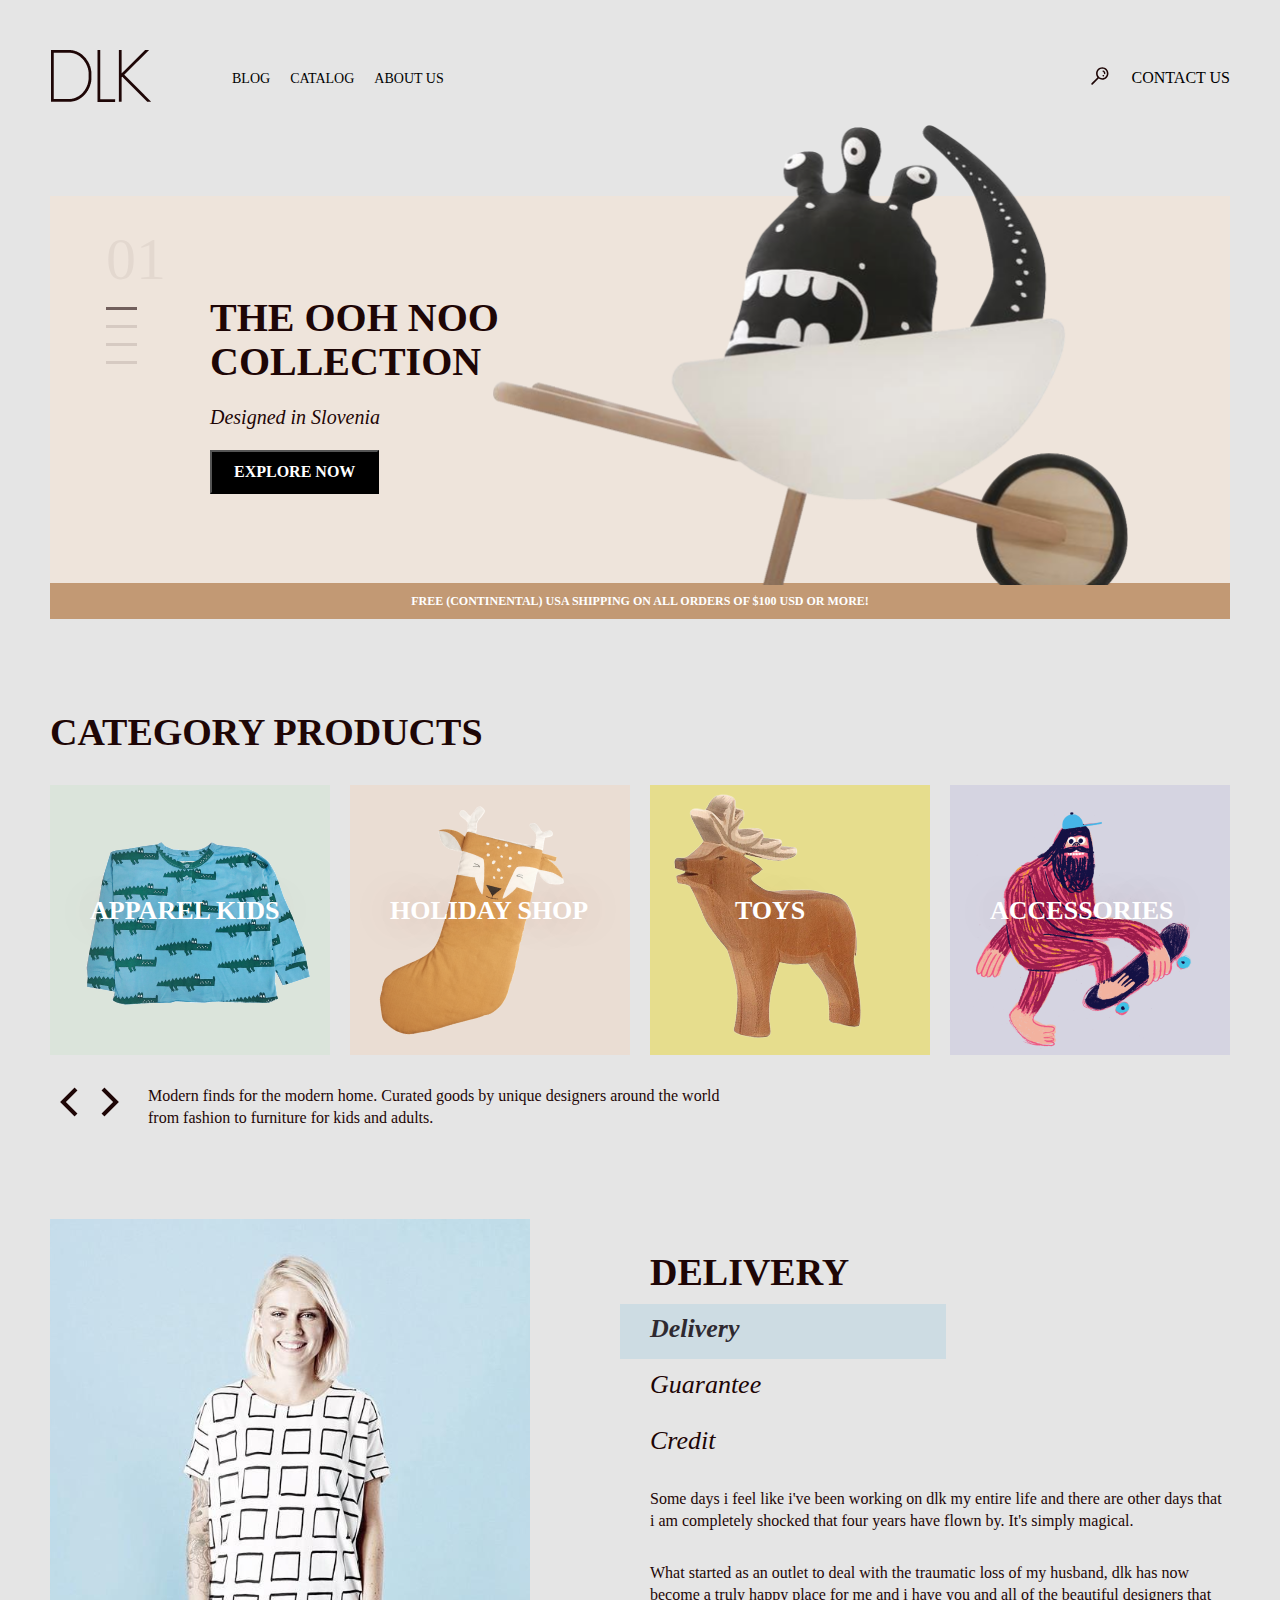
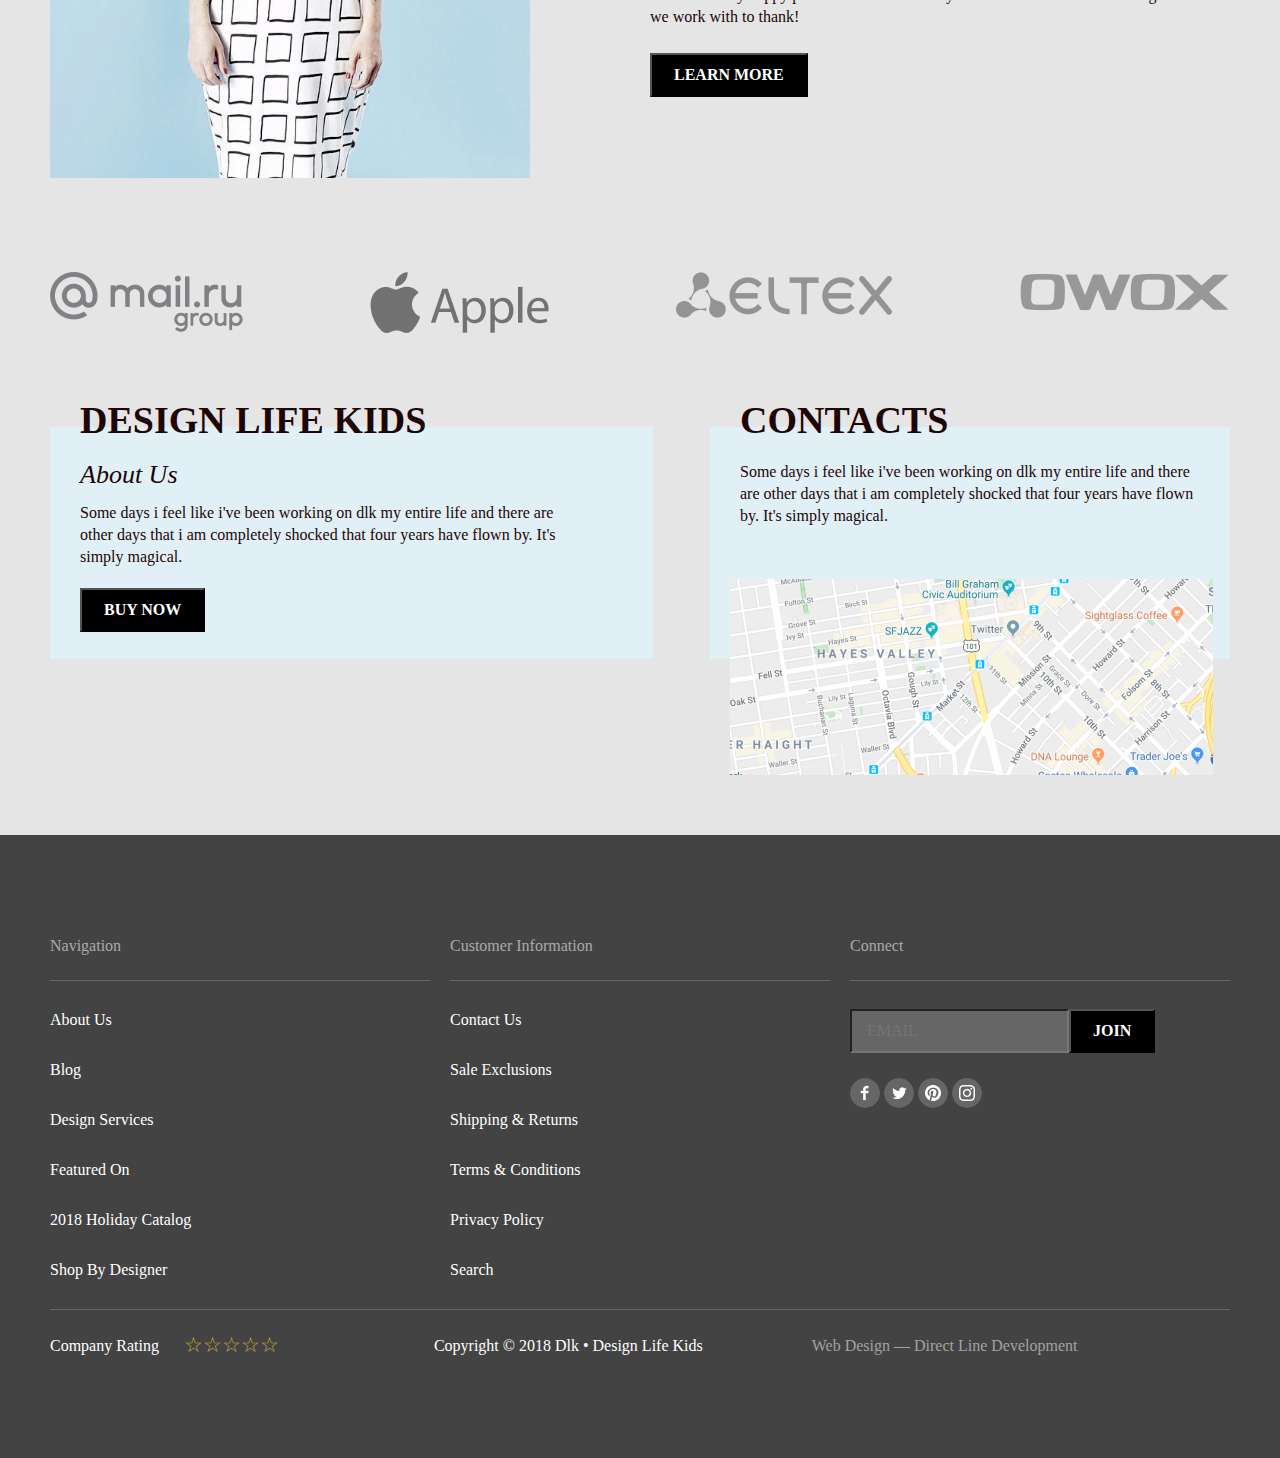
<file: index.html>
<!DOCTYPE HTML>
<html lang="en">
<head>
    <meta charset="UTF-8">
    <link rel="stylesheet" href="style/style.css">
    <link rel="stylesheet" href="style/common.css">
    <meta http-equiv="X-UA-Compatible" content="IE=edge">
    <meta name="viewport" content="width=device-width, initial-scale=1.0">
    <title>Main</title>
</head>
<body>

<!-- HEADER -->
        <header class="header__container container">
            <ul class="header__list-first">
                <li class="header__list-item--one">
                    <a class="logo" href="index.html">
                        <img class="logo__img" src="img/logo.png" alt="logo">
                    </a>
                </li>
                <li class="header__list-item--first">
                    <a href="blog.html" class="header__list-link">BLOG</a>
                </li>
                <li class="header__list-item--first">
                    <a href="catalog.html" class="header__list-link">CATALOG</a>
                </li>
                <li class="header__list-item--first">
                    <a href="about.html" class="header__list-link">ABOUT US</a>
                </li>
            </ul>
            <ul class="header__list-search">
                <li class="header__list-item--search">
                    <button type="button" class="header__button">
                        <img class="search__img" src="img/search.svg" alt="search">
                    </button>
                </li>
                <li class="header__list-item--two">
                    <a href="contact-us.html" class="header__list-link">CONTACT US</a>
                </li>
            </ul>
        </header>
    
    
<!-- MAIN -->
    <main class="main">
<!-- BANNER -->
        
    <section class="banner container">
        <div class="banner__wrapper">
            
            <div class="banner__one">
                <ul class="banner__list-one">
                    <li class="banner__list-item"><p class="banner__one-title">01</p></li>
                    <li class="banner__list-item"><button class="banner__button-main" type="button"></button></li>
                    <li class="banner__list-item"><button class="banner__button" type="button"></button></li>
                    <li class="banner__list-item"><button class="banner__button" type="button"></button></li>
                    <li class="banner__list-item"><button class="banner__button" type="button"></button></li>
                </ul>
                
            <div class="banner__two">
                <ul class="banner__list-two">
                    <li class="banner__list-item"><h1 class="banner__two-title">THE OOH NOO COLLECTION</h1></li>
                    <li class="banner__list-item"><p class="banner__two-content">Designed in Slovenia</p></li>
                    <li class="banner__list-item"><button aria-label="Open modal window" class="banner__two-button btn__js" type="button">explore now</button></li>
                </ul>
            </div>
            </div>
            <div class="banner__footer">
                <p class="banner__footer">Free (continental) USA shipping on all orders of $100 USD or more!</p>
            </div>
        </div>
        <img class="banner__img" src="img/main.png" alt="#">
    </section>
        
        
<!-- Category Products -->
    <section class="products container">
        <div class="products__wrapper">
            <h2 class="product__title">Category Products</h2>
            <ul class="product__list">
                <li class="product__list-item--one"><img class="product__list-img--one" src="img/product1.png" alt="sweater"><a href="#" class="product__list-link"><p class="product__list-title">APPAREL KIDS</p></a></li>
                <li class="product__list-item--two"><img class="product__list-img--two" src="img/product2.png" alt="sweater"><a href="#" class="product__list-link"><p class="product__list-title">HOLIDAY SHOP</p></a></li>
                <li class="product__list-item--three"><img class="product__list-img--three" src="img/product3.png" alt="sweater"><a href="catalog.html" class="product__list-link"><p class="product__list-title--three">TOYS</p></a></li>
                <li class="product__list-item--four"><img class="product__list-img--four" src="img/product4.png" alt="sweater"><a href="#" class="product__list-link"><p class="product__list-title">ACCESSORIES</p></a></li>
            </ul>
        </div>
        
        <div class="products__switch">
            <div class="products__switch-wrapper">
                <button class="produscts__switch--left" type="button"><img class="products__switch-img" src="img/ar-left.png" alt="#"></button>
                <button class="produscts__switch--right" type="button"><img class="products__switch-img" src="img/ar-right.png" alt="#"></button>
            </div>
            <p class="produscts__content">Modern finds for the modern home. Curated goods by unique designers around the world from fashion to furniture for kids and adults.</p>
        </div>
    </section>
        
        
<!-- Delivery -->
    <section class="delivery container">
        <div class="delivery__wrapper">
            <div class="delivery__img-wrapper">
                <img class="delivery__img" src="img/lady-id-dress.svg" alt="#">
            </div>
            
            <div class="delivery__list-wrapper">
                <img class="back__list-delivery" src="img/background-delivery.png" alt="#">
                <ul class="delivery__list">
                    <li class="delivery__list-main"><h2 class="delivery__title">Delivery</h2></li>
                    <li class="delivery__list-title">Delivery</li>
                    <li class="delivery__list">Guarantee</li>
                    <li class="delivery__list">Credit</li>
                    <li class="delivery__list-content">Some days i feel like i've been working on dlk my entire life and there are other days that i am completely shocked that four years have flown by. It's simply magical.</li>
                    <li class="delivery__list-content">What started as an outlet to deal  with the traumatic loss of my husband, dlk has now become a truly happy place for me and i have you and all of the beautiful designers that we work with to thank!</li>
                    <li class="delivery__list-button"><button class="delivery__button" type="button">LEARN MORE</button></li>
                </ul>
            </div>
        </div>
    </section>
        
<!-- PARTNERS -->
    <section class="partners container">
        <div class="partners__wrapper">
            <h2 class="hidden">partners</h2>
            <ul class="partners__list">
                <li class="partners__list-item"><a class="partners__list-link" href="https://news.mail.ru/"><img class="partners__list-img" src="img/mailgroup.png" alt="#"></a></li>
                <li class="partners__list-item"><a class="partners__list-link" href="https://www.apple.com/"><img class="partners__list-img" src="img/apple.png" alt="#"></a></li>
                <li class="partners__list-item"><a class="partners__list-link" href="https://altex.ro/"><img class="partners__list-img" src="img/altex.png" alt="#"></a></li>
                <li class="partners__list-item"><a class="partners__list-link" href="https://www.owox.com/"><img class="partners__list-img" src="img/owox.png" alt="#"></a></li>
            </ul>
        </div>
    </section>
        
<!-- ABOUT & CONTACTS -->
    <section class="about container">
        <div class="about__wrapper">
            <div class="about">
                <ul class="about__list">
                    <li class="about__list-title-one"><h2 class="about__title">Design Life Kids</h2></li>
                    <li class="about__list-title-two"><p class="about__title-two">About Us</p></li>
                    <li class="about__list-content"><p class="about__content">Some days i feel like i've been working on dlk my entire life and there are other days that i am completely shocked that four years have flown by. It's simply magical.  </p></li>
                    <li class="about__list-button"><button class="about__button" type="button">buy now</button></li>
                </ul>
            </div>
            <div class="contact">
                <ul class="contact__list">
                    <li class="contact__list-title"><h2 class="contact__title">Contacts</h2></li>
                    <li class="contact__list-content"><p class="contact__content">Some days i feel like i've been working on dlk my entire life and there are other days that i am completely shocked that four years have flown by. It's simply magical.</p></li>
                </ul>
                <div class="about__map">
                    <img class="contact__img-test" src="img/map.png" alt="#">
                </div>
            </div>
        </div>
    </section>
    </main>
    
<!-- MODAL -->
    <div class="popup__wrapper">
            <div class="popup">   
                    <form class="contact__us-form" action="/" method="post">
                        <div class="form__container">
                            <div class="form__group">
                                <label class="form__label" for="form_name">Name
                                    <input class="form__name" type="text" name="name" id="form_name" required>
                                </label>
                                
                            </div>
                            
                                <div class="form__group">
                                    <label class="form__label" for="form_tel">Phone
                                        <input class="form__input form__tel" type="tel" name="tel" id="form_tel" required>
                                    </label>
                                    
                                    <label class="form__label" for="form_email">Email
                                        <input class="form__input" type="email" name="email" id="form_email" required>
                                    </label>
                                    
                                </div>
                           
                            <div class="form__group">
                                <label class="form__label" for="form_message">Message
                                    <textarea class="form__message" name="message" id="form_message" required>
                                </textarea>
                                </label>
                                
                            </div>
                            <div class="form__rule">
                                <label class="check">
                                    <input class="check__input" type="checkbox">
                                    <span class="check__box"></span>
                                    By clicking on the button, you consent to the processing of your personal data
                                </label>
                            </div>
                                <input class="form__button" type="submit" value="SUBMIT">
                        </div>
                        <div class="pouring"></div>
                    </form>
                    <button type="button" class="modal__close">
                        <img class="modal__close-img" src="img/modal-close.png" alt="#">
                    </button>
                </div>
            
            </div>
            
<!-- FOOTER -->
    <footer class="footer">
        <section class="footer__container container">
            <div class="footer__wrapper">
                <h2 class="hidden">Footer</h2>
                <ul class="footer__list">
                    <li class="footer__list-title"><p class="footer__nav">Navigation</p></li>
                    <li class="footer__list-item">About Us</li>
                    <li class="footer__list-item">Blog</li>
                    <li class="footer__list-item">Design Services</li>
                    <li class="footer__list-item">Featured On</li>
                    <li class="footer__list-item">2018 Holiday Catalog</li>
                    <li class="footer__list-item">Shop By Designer</li>
                </ul>

                <ul class="footer__list">
                    <li class="footer__list-title"><p class="footer__info">Customer Information</p></li>
                    <li class="footer__list-item">Contact Us</li>
                    <li class="footer__list-item">Sale Exclusions</li>
                    <li class="footer__list-item">Shipping & Returns</li>
                    <li class="footer__list-item">Terms & Conditions</li>
                    <li class="footer__list-item">Privacy Policy</li>
                    <li class="footer__list-item">Search</li>
                </ul>

                <ul class="footer__list-connect">
                    <li class="footer__list-title"><p class="footer__connect">Connect</p></li>
                    <li class="footer__list-item">
                        <form class="connect__form">
                            <input class="connect__form-email" type="email" placeholder="EMAIL">
                            <input class="connect__form-button" type="button" value="JOIN">
                        </form>
                        <a class="social_icon__list-item" href="https://news.mail.ru/">
                            <img class="social__icon-img" src="img/Facebook.png" alt="mailgroup">
                        </a>
                        
                        <a class="social_icon__list-item" href="https://www.apple.com/">
                            <img class="social__icon-img" src="img/Twitter.png" alt="apple">
                        </a>
                        
                        <a class="social_icon__list-item" href="https://altex.ro/">
                            <img class="social__icon-img" src="img/Pinterest.png" alt="altex">
                        </a>
                        
                        <a class="social_icon__list-item" href="https://www.owox.com/">
                            <img class="social__icon-img" src="img/Instagram.png" alt="owox">
                        </a>
                    </li>
                </ul>
            </div>
            
            <div class="footer__rating-wrapper">
                
                <div class="rating">
                    
                    <p class="footer__rating-title">Company Rating</p>
                    
                    <input class="rating__input" type="radio" id="1" name="rating">
                    <label class="rating__label" for="5">☆</label>

                    <input class="rating__input" type="radio" id="2" name="rating">
                    <label class="rating__label" for="4">☆</label>

                    <input class="rating__input" type="radio" id="3" name="rating">
                    <label class="rating__label" for="3">☆</label>

                    <input class="rating__input" type="radio" id="4" name="rating">
                    <label class="rating__label" for="2">☆</label>

                    <input class="rating__input" type="radio" id="5" name="rating">
                    <label class="rating__label" for="1">☆</label>
                    
                    <div class="rating__footer-wrapper">
                    <p class="footer_rating__title">Copyright © 2018 Dlk • Design Life Kids</p>
                    <a class="footer_rating__link" href="#">Web Design — Direct Line Development</a>
                    </div>
                    
                </div>
                
            </div>
        </section>
    </footer>
<script src="js/main.js"></script>
<script src="js/popup-back-close.js"></script>
</body>
</html>
</file>
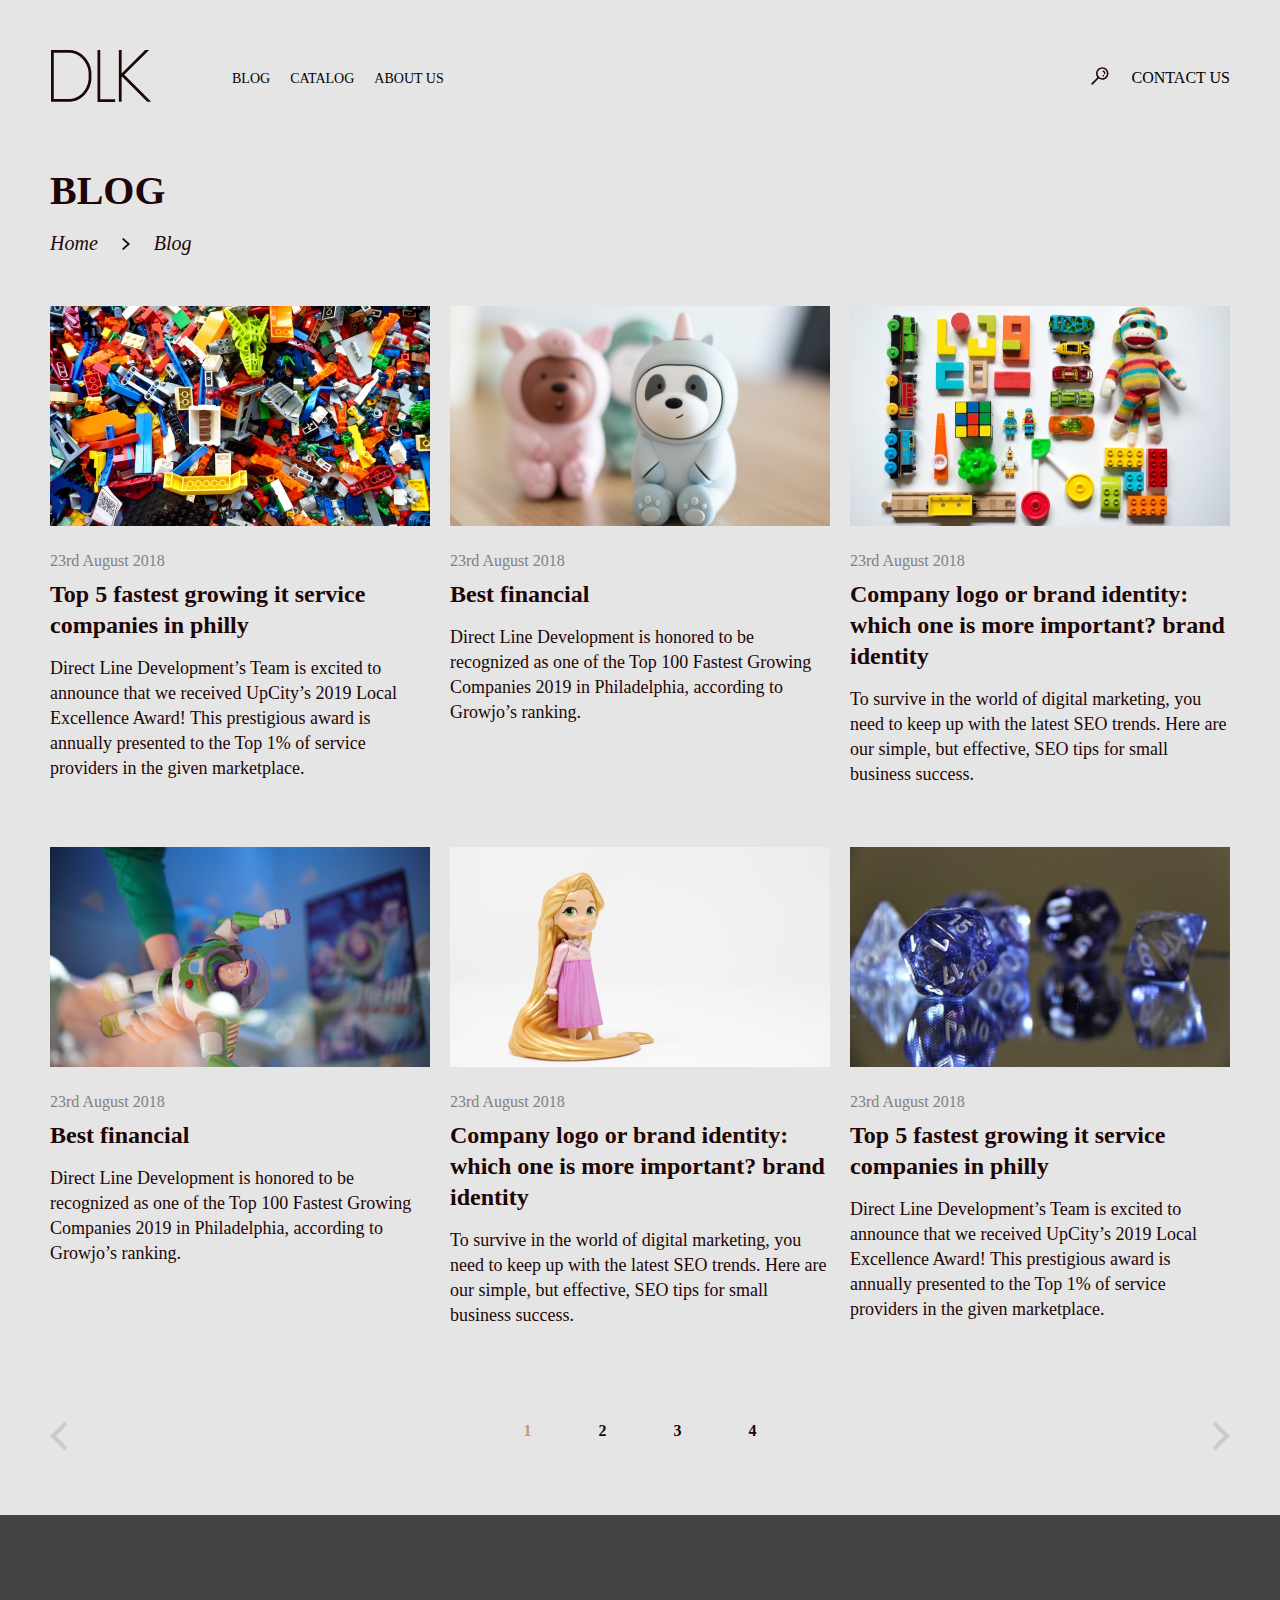
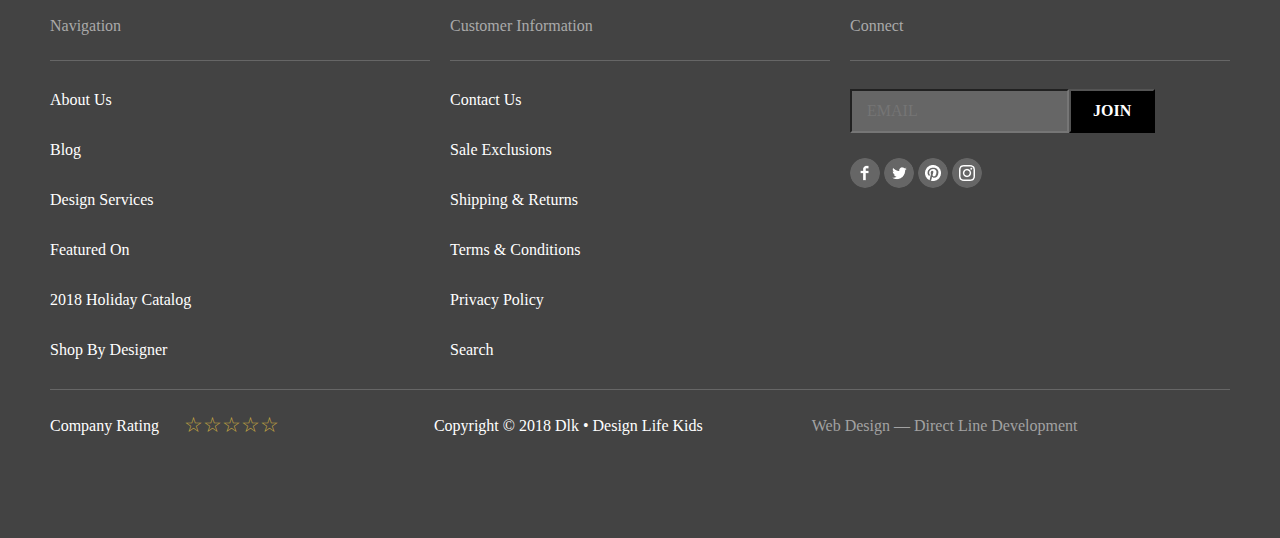
<file: blog.html>
<!DOCTYPE html>
<html lang="en">
<head>
    <meta charset="UTF-8">
    <link rel="stylesheet" href="style/blog.css">
    <link rel="stylesheet" href="style/common.css">
    <meta http-equiv="X-UA-Compatible" content="IE=edge">
    <meta name="viewport" content="width=device-width, initial-scale=1.0">
    <title>Blog</title>
</head>
<body>

<!-- HEADER -->
        <header class="header__container container">
            <ul class="header__list-first">
                <li class="header__list-item--one">
                    <a class="logo" href="index.html">
                        <img class="logo__img" src="img/logo.png" alt="logo">
                    </a>
                </li>
                <li class="header__list-item--first">
                    <a href="blog.html" class="header__list-link">BLOG</a>
                </li>
                <li class="header__list-item--first">
                    <a href="catalog.html" class="header__list-link">CATALOG</a>
                </li>
                <li class="header__list-item--first">
                    <a href="about.html" class="header__list-link">ABOUT US</a>
                </li>
            </ul>
            <ul class="header__list-search">
                <li class="header__list-item--search">
                    <button type="button" class="header__button">
                        <img class="search__img" src="img/search.svg" alt="search">
                    </button>
                </li>
                <li class="header__list-item--two">
                    <a href="contact" class="header__list-link">CONTACT US</a>
                </li>
            </ul>
        </header>

    <!-- MAIN -->

    <main class="main">
        
        <section class="blog__page container">
            <h2 class="blog__title">Blog</h2>
            <div class="blog__wrapper">
                <a class="blog__link" href="index.html">Home</a>
                <img class="blog__arrow" src="img/ar-page.png" alt="#">
                <a class="blog__link" href="catalog.html">Blog</a>
            </div>
        </section>
        
        <section class="blog__catalog container">
            <div class="blog__catalog-wrapper">
                <h2 class="hidden">catalog</h2>
                <ul class="blog__list-one">
                    <li class="blog__list-item">
                        <img class="blog__list-img" src="img/news-one.png" alt="#">
                        <p class="blog__list-date">23rd August 2018</p>
                        <a class="blog__list-title" href="#">Top 5 fastest growing it service companies in philly</a>
                        <p class="blog__list-content">Direct Line Development’s Team is excited to announce that we received UpCity’s 2019 Local Excellence Award! This prestigious award is annually presented to the Top 1% of service providers in the given marketplace.</p>
                    </li>
                    <li class="blog__list-item">
                        <img class="blog__list-img" src="img/news-two.png" alt="#">
                        <p class="blog__list-date">23rd August 2018</p>
                        <a class="blog__list-title" href="#">Best financial</a>
                        <p class="blog__list-content">Direct Line Development is honored to be recognized as one of the Top 100 Fastest Growing Companies 2019 in Philadelphia, according to Growjo’s ranking.</p>
                    </li>
                    <li class="blog__list-item">
                        <img class="blog__list-img" src="img/news-three.png" alt="#">
                        <p class="blog__list-date">23rd August 2018</p>
                        <a class="blog__list-title" href="#">Company logo or brand identity: which one is more important? brand identity</a>
                        <p class="blog__list-content">To survive in the world of digital marketing, you need to keep up with the latest SEO trends. Here are our simple, but effective, SEO tips for small business success.</p>
                    </li>
                </ul>
                <ul class="blog__list-two">
                    <li class="blog__list-item">
                        <img class="blog__list-img" src="img/news-four.png" alt="#">
                        <p class="blog__list-date">23rd August 2018</p>
                        <a class="blog__list-title" href="#">Best financial</a>
                        <p class="blog__list-content">Direct Line Development is honored to be recognized as one of the Top 100 Fastest Growing Companies 2019 in Philadelphia, according to Growjo’s ranking.</p>
                    </li>
                    <li class="blog__list-item">
                        <img class="blog__list-img" src="img/news-five.png" alt="#">
                        <p class="blog__list-date">23rd August 2018</p>
                        <a class="blog__list-title" href="#">Company logo or brand identity: which one is more important? brand identity</a>
                        <p class="blog__list-content">To survive in the world of digital marketing, you need to keep up with the latest SEO trends. Here are our simple, but effective, SEO tips for small business success.</p>
                    </li>
                    <li class="blog__list-item">
                        <img class="blog__list-img" src="img/news-six.png" alt="#">
                        <p class="blog__list-date">23rd August 2018</p>
                        <a class="blog__list-title" href="#">Top 5 fastest growing it service companies in philly</a>
                        <p class="blog__list-content">Direct Line Development’s Team is excited to announce that we received UpCity’s 2019 Local Excellence Award! This prestigious award is annually presented to the Top 1% of service providers in the given marketplace.</p>
                    </li>
                </ul>
            </div>
            
            <div class="page__blog-wrapper">
                <button class="switch__arrow"><img src="img/next-page-left.png" class="catalog__arrow" alt="#"></button>
                <ul class="blog__list-page">
                    <li class="blog__list-item">
                        <a class="blog__num" href="#">1</a>
                    </li>
                    <li class="blog__list-item">
                        <a class="blog__list-page" href="#">2</a>
                    </li>
                    <li class="blog__list-item">
                        <a class="blog__list-page" href="#">3</a>
                    </li>
                    <li class="blog__list-item">
                        <a class="blog__list-page" href="#">4</a>
                    </li>
                </ul>
                <button class="switch__arrow"><img src="img/next-page-right.png" class="catalog__arrow" alt="#"></button>
            </div>
        </section>
    </main>


<!-- FOOTER -->
    <footer class="footer">
        <section class="footer__container container">
            <div class="footer__wrapper">
                <h2 class="hidden">Footer</h2>
                <ul class="footer__list">
                    <li class="footer__list-title"><p class="footer__nav">Navigation</p></li>
                    <li class="footer__list-item">About Us</li>
                    <li class="footer__list-item">Blog</li>
                    <li class="footer__list-item">Design Services</li>
                    <li class="footer__list-item">Featured On</li>
                    <li class="footer__list-item">2018 Holiday Catalog</li>
                    <li class="footer__list-item">Shop By Designer</li>
                </ul>

                <ul class="footer__list">
                    <li class="footer__list-title"><p class="footer__info">Customer Information</p></li>
                    <li class="footer__list-item">Contact Us</li>
                    <li class="footer__list-item">Sale Exclusions</li>
                    <li class="footer__list-item">Shipping & Returns</li>
                    <li class="footer__list-item">Terms & Conditions</li>
                    <li class="footer__list-item">Privacy Policy</li>
                    <li class="footer__list-item">Search</li>
                </ul>

                <ul class="footer__list-connect">
                    <li class="footer__list-title"><p class="footer__connect">Connect</p></li>
                    <li class="footer__list-item">
                        <form class="connect__form">
                            <input class="connect__form-email" type="email" placeholder="EMAIL">
                            <input class="connect__form-button" type="button" value="JOIN">
                        </form>
                        <a class="social_icon__list-item" href="https://news.mail.ru/">
                            <img class="social__icon-img" src="img/Facebook.png" alt="mailgroup">
                        </a>
                        
                        <a class="social_icon__list-item" href="https://www.apple.com/">
                            <img class="social__icon-img" src="img/Twitter.png" alt="apple">
                        </a>
                        
                        <a class="social_icon__list-item" href="https://altex.ro/">
                            <img class="social__icon-img" src="img/Pinterest.png" alt="altex">
                        </a>
                        
                        <a class="social_icon__list-item" href="https://www.owox.com/">
                            <img class="social__icon-img" src="img/Instagram.png" alt="owox">
                        </a>
                    </li>
                </ul>
            </div>
            
            <div class="footer__rating-wrapper">
                
                <div class="rating">
                    
                    <p class="footer__rating-title">Company Rating</p>
                    
                    <input class="rating__input" type="radio" id="1" name="rating">
                    <label class="rating__label" for="5">☆</label>

                    <input class="rating__input" type="radio" id="2" name="rating">
                    <label class="rating__label" for="4">☆</label>

                    <input class="rating__input" type="radio" id="3" name="rating">
                    <label class="rating__label" for="3">☆</label>

                    <input class="rating__input" type="radio" id="4" name="rating">
                    <label class="rating__label" for="2">☆</label>

                    <input class="rating__input" type="radio" id="5" name="rating">
                    <label class="rating__label" for="1">☆</label>
                    
                    <div class="rating__footer-wrapper">
                    <p class="footer_rating__title">Copyright © 2018 Dlk • Design Life Kids</p>
                    <a class="footer_rating__link" href="#">Web Design — Direct Line Development</a>
                    </div>
                    
                </div>
                
            </div>
        </section>
    </footer>

</body>
</html>
</file>
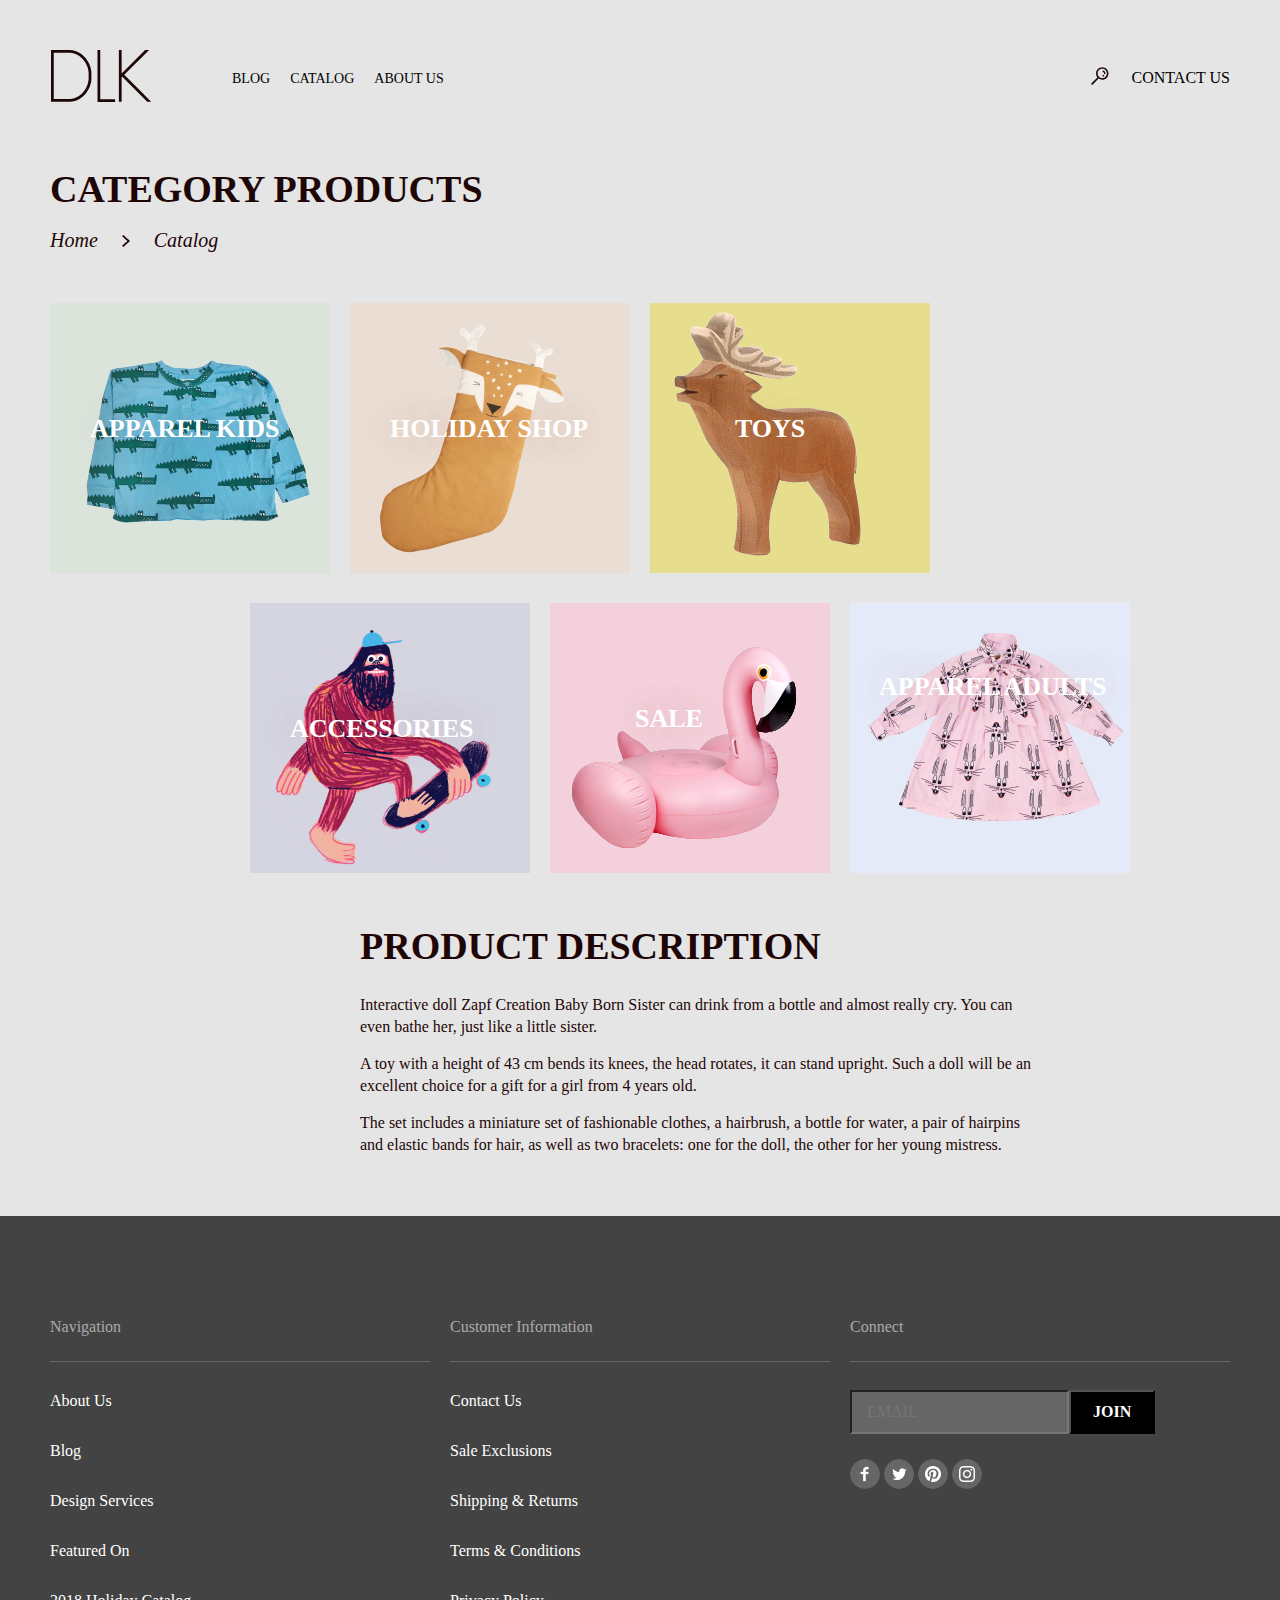
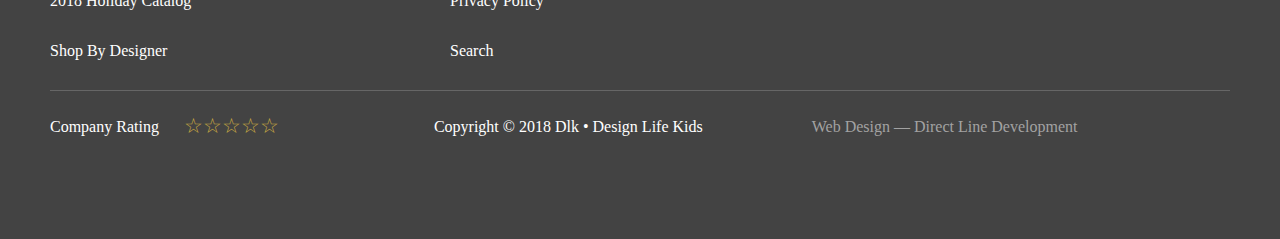
<file: catalog.html>
<!DOCTYPE html>
<html lang="en">
<head>
    <meta charset="UTF-8">
    <!-- <link rel="stylesheet" href="style/style.css"> -->
    <meta http-equiv="X-UA-Compatible" content="IE=edge">
    <meta name="viewport" content="width=device-width, initial-scale=1.0">
    <link rel="stylesheet" href="style/common.css">
    <link rel="stylesheet" href="style/catalog.css">
    <title>Catalog</title>
</head>
<body>

<!-- HEADER -->
        <header class="header__container container">
            <ul class="header__list-first">
                <li class="header__list-item--one">
                    <a class="logo" href="index.html">
                        <img class="logo__img" src="img/logo.png" alt="logo">
                    </a>
                </li>
                <li class="header__list-item--first">
                    <a href="blog.html" class="header__list-link">BLOG</a>
                </li>
                <li class="header__list-item--first">
                    <a href="catalog.html" class="header__list-link">CATALOG</a>
                </li>
                <li class="header__list-item--first">
                    <a href="#" class="header__list-link">ABOUT US</a>
                </li>
            </ul>
            <ul class="header__list-search">
                <li class="header__list-item--search">
                    <button type="button" class="header__button">
                        <img class="search__img" src="img/search.svg" alt="search">
                    </button>
                </li>
                <li class="header__list-item--two">
                    <a href="contact-us.html" class="header__list-link">CONTACT US</a>
                </li>
            </ul>
        </header>
    
    <!-- MAIN -->

    <main class="main">
        
         <!-- Category Products -->
        <section class="product container">
        <div class="product__wrapper">
        
            <h2 class="product__title">Category Products</h2>
            <div class="page__wrapper">
                <a class="page__main-link" href="index.html">Home</a>
                <img class="page__arrow" src="img/ar-page.png" alt="#">
                <a class="page__catalog-link" href="catalog.html">Catalog</a>
            </div>
             
            <div class="product__list-wrapper">
                <ul class="product__list">
                <li class="product__list-item--one"><img class="product__list-img--one" src="img/product1.png" alt="sweater"><a href="#" class="product__list-link"><p class="product__list-title">APPAREL KIDS</p></a></li>
                <li class="product__list-item--two"><img class="product__list-img--two" src="img/product2.png" alt="sweater"><a href="#" class="product__list-link"><p class="product__list-title">HOLIDAY SHOP</p></a></li>
                <li class="product__list-item--three"><img class="product__list-img--three" src="img/product3.png" alt="sweater"><a href="toys.html" class="product__list-link"><p class="product__list-title--three">TOYS</p></a></li>
            </ul>
            </div>
            
            <div class="product__list-wrapper--one">
                <ul class="product__list">
                <li class="product__list-item--four"><img class="product__list-img--four" src="img/product4.png" alt="sweater"><a href="#" class="product__list-link"><p class="product__list-title">ACCESSORIES</p></a></li>
                <li class="product__list-item--five"><img class="product__list-img--five" src="img/bird.png" alt="sweater"><a href="#" class="product__list-link"><p class="product__list-title--five">SALE</p></a></li>
                <li class="product__list-item--six"><img class="product__list-img--six" src="img/dress.png" alt="sweater"><a href="#" class="product__list-link"><p class="product__list-title--six">APPAREL ADULTS</p></a></li>
            </ul>
            </div>
        </div>
        </section>

         <section class="product__desc container">
             <div class="product__desc-wrapper">
                <h2 class="product__desc-title">Product Description</h2>
                <p class="product__desc-content">
                    Interactive doll Zapf Creation Baby Born Sister can drink from a bottle and almost really cry. 
                    You can even bathe her, just like a little sister.
                </p>
                <p class="product__desc-content">
                    A toy with a height of 43 cm bends its knees, the head rotates, it can stand upright. 
                    Such a doll will be an excellent choice for a gift for a girl from 4 years old.
                </p>
                <p class="product__desc-content">
                    The set includes a miniature set of fashionable clothes, a hairbrush, a bottle for water, 
                    a pair of hairpins and elastic bands for hair, as well as two bracelets: one for the doll, 
                    the other for her young mistress.
                </p>
            </div>
         </section>
    </main>


<!-- FOOTER -->
    <footer class="footer">
        <section class="footer__container container">
            <div class="footer__wrapper">
                <h2 class="hidden">Footer</h2>
                <ul class="footer__list">
                    <li class="footer__list-title"><p class="footer__nav">Navigation</p></li>
                    <li class="footer__list-item">About Us</li>
                    <li class="footer__list-item">Blog</li>
                    <li class="footer__list-item">Design Services</li>
                    <li class="footer__list-item">Featured On</li>
                    <li class="footer__list-item">2018 Holiday Catalog</li>
                    <li class="footer__list-item">Shop By Designer</li>
                </ul>

                <ul class="footer__list">
                    <li class="footer__list-title"><p class="footer__info">Customer Information</p></li>
                    <li class="footer__list-item">Contact Us</li>
                    <li class="footer__list-item">Sale Exclusions</li>
                    <li class="footer__list-item">Shipping & Returns</li>
                    <li class="footer__list-item">Terms & Conditions</li>
                    <li class="footer__list-item">Privacy Policy</li>
                    <li class="footer__list-item">Search</li>
                </ul>

                <ul class="footer__list-connect">
                    <li class="footer__list-title"><p class="footer__connect">Connect</p></li>
                    <li class="footer__list-item">
                        <form class="connect__form">
                            <input class="connect__form-email" type="email" placeholder="EMAIL">
                            <input class="connect__form-button" type="button" value="JOIN">
                        </form>
                        <a class="social_icon__list-item" href="https://news.mail.ru/">
                            <img class="social__icon-img" src="img/Facebook.png" alt="mailgroup">
                        </a>
                        
                        <a class="social_icon__list-item" href="https://www.apple.com/">
                            <img class="social__icon-img" src="img/Twitter.png" alt="apple">
                        </a>
                        
                        <a class="social_icon__list-item" href="https://altex.ro/">
                            <img class="social__icon-img" src="img/Pinterest.png" alt="altex">
                        </a>
                        
                        <a class="social_icon__list-item" href="https://www.owox.com/">
                            <img class="social__icon-img" src="img/Instagram.png" alt="owox">
                        </a>
                    </li>
                </ul>
            </div>
            
            <div class="footer__rating-wrapper">
                
                <div class="rating">
                    
                    <p class="footer__rating-title">Company Rating</p>
                    
                    <input class="rating__input" type="radio" id="1" name="rating">
                    <label class="rating__label" for="5">☆</label>

                    <input class="rating__input" type="radio" id="2" name="rating">
                    <label class="rating__label" for="4">☆</label>

                    <input class="rating__input" type="radio" id="3" name="rating">
                    <label class="rating__label" for="3">☆</label>

                    <input class="rating__input" type="radio" id="4" name="rating">
                    <label class="rating__label" for="2">☆</label>

                    <input class="rating__input" type="radio" id="5" name="rating">
                    <label class="rating__label" for="1">☆</label>
                    
                    <div class="rating__footer-wrapper">
                    <p class="footer_rating__title">Copyright © 2018 Dlk • Design Life Kids</p>
                    <a class="footer_rating__link" href="#">Web Design — Direct Line Development</a>
                    </div>
                    
                </div>
                
            </div>
        </section>
    </footer>

</body>
</html>
</file>
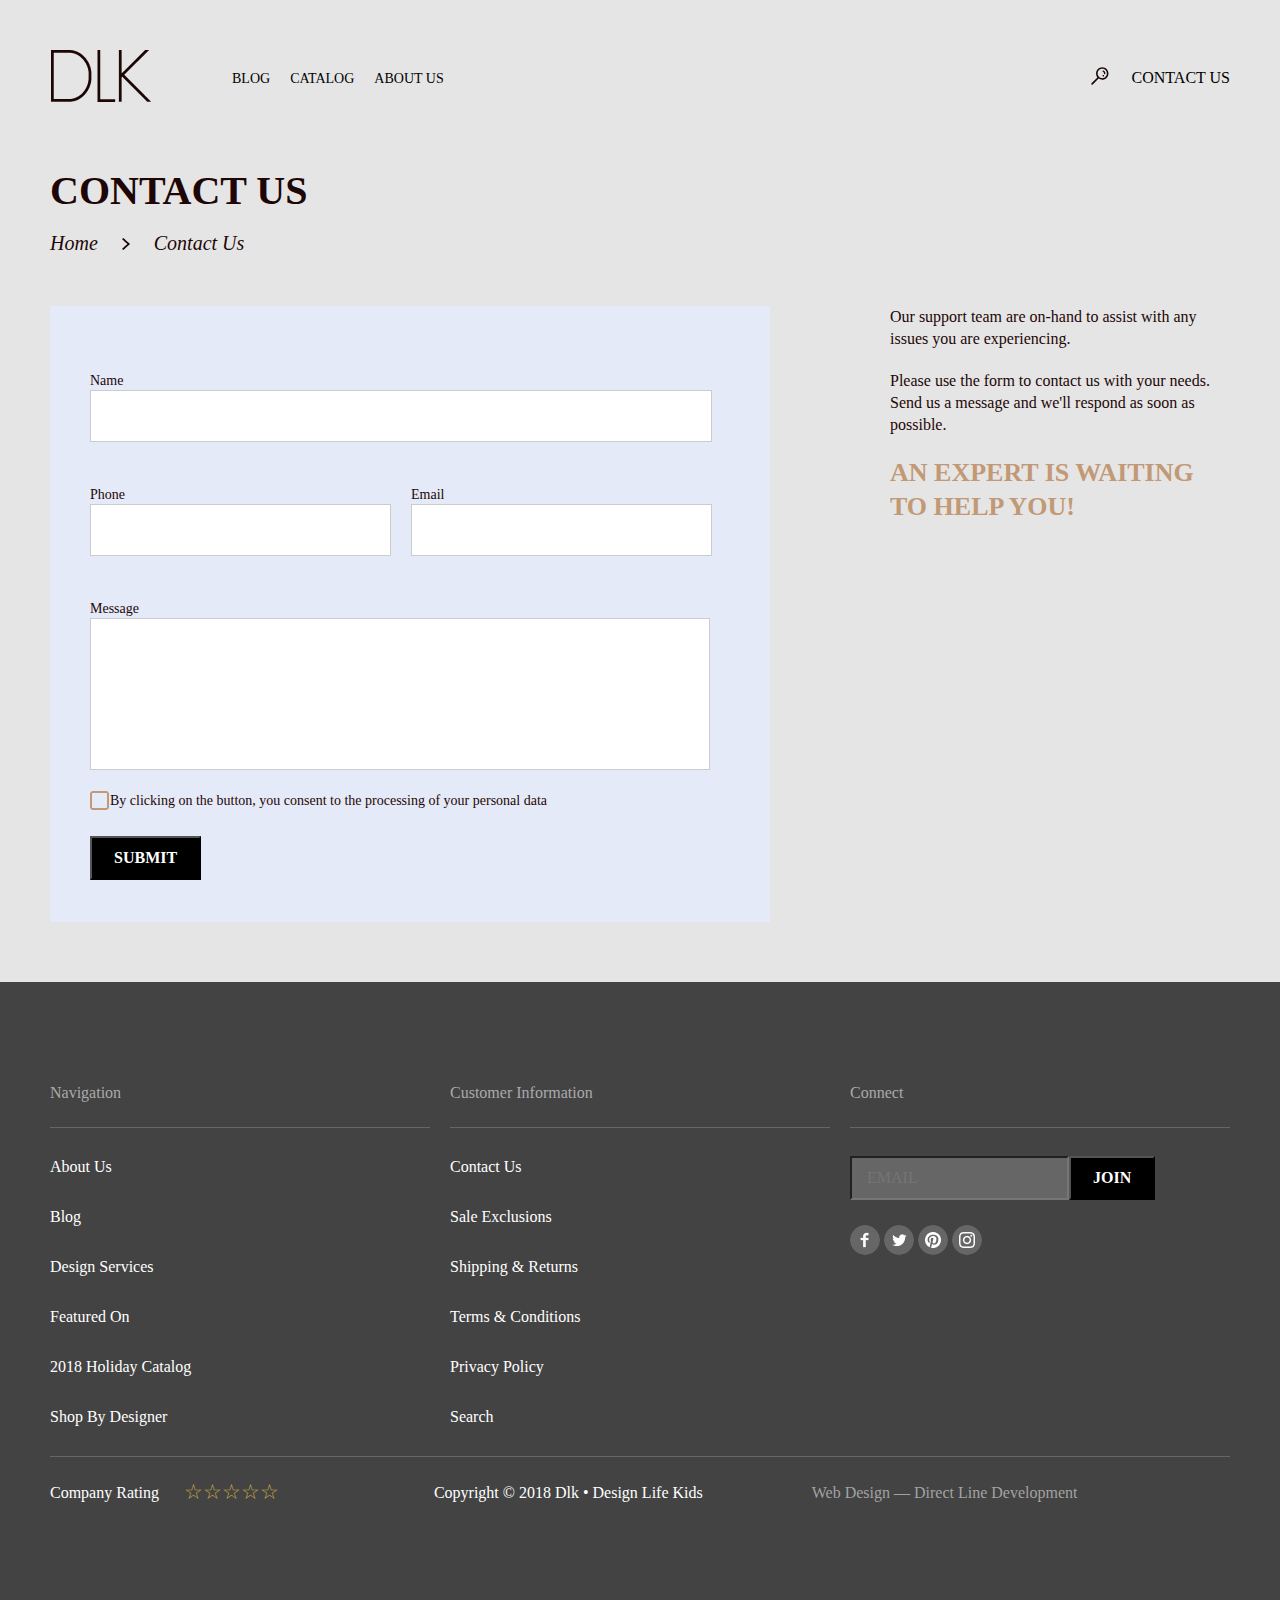
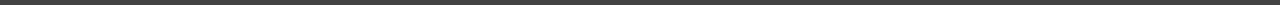
<file: contact-us.html>
<!DOCTYPE html>
<html lang="en">
<head>
    <meta charset="UTF-8">
    <link rel="stylesheet" href="style/common.css">
    <link rel="stylesheet" href="style/contact-us.css">
    <meta http-equiv="X-UA-Compatible" content="IE=edge">
    <meta name="viewport" content="width=device-width, initial-scale=1.0">
    <title>Contact Us</title>
</head>
<body>

<!-- HEADER -->
        <header class="header__container container">
            <ul class="header__list-first">
                <li class="header__list-item--one">
                    <a class="logo" href="index.html">
                        <img class="logo__img" src="img/logo.png" alt="logo">
                    </a>
                </li>
                <li class="header__list-item--first">
                    <a href="blog.html" class="header__list-link">BLOG</a>
                </li>
                <li class="header__list-item--first">
                    <a href="catalog.html" class="header__list-link">CATALOG</a>
                </li>
                <li class="header__list-item--first">
                    <a href="about.html" class="header__list-link">ABOUT US</a>
                </li>
            </ul>
            <ul class="header__list-search">
                <li class="header__list-item--search">
                    <button type="button" class="header__button">
                        <img class="search__img" src="img/search.svg" alt="search">
                    </button>
                </li>
                <li class="header__list-item--two">
                    <a href="contact-us.html" class="header__list-link">CONTACT US</a>
                </li>
            </ul>
        </header>

<!-- MAIN -->

<main class="main">
        
<!-- CONTACT US -->
    <section class="contact__page container">
        <h2 class="contact__us-title">Contact Us</h2>
            <div class="contact__wrapper">
                <a class="contact__link" href="index.html">Home</a>
                <img class="contact__arrow" src="img/ar-page.png" alt="#">
                <a class="contact__link" href="catalog.html">Contact Us</a>
            </div>
    </section>
            
<!-- FORM -->
    <section class="form container">
        <div class="form__wrapper">
            <div class="form__contact">
                <h2 class="hidden">Footer</h2>
                    <form class="contact__us-form" action="/" method="post">
                        <div class="form__container">
                            <div class="form__group">
                                <label class="form__label" for="form_name">Name
                                    <input class="form__name" type="text" name="name" id="form_name" required>
                                </label>
                            </div>
                            <div class="form__group">
                                <label class="form__label" for="form_tel">Phone
                                    <input class="form__input form__tel" type="tel" name="tel" id="form_tel" required>
                                </label>
                                <label class="form__label" for="form_email">Email
                                    <input class="form__input" type="email" name="email" id="form_email" required>
                                </label>
                                    
                            </div>
                           
                            <div class="form__group">
                                <label class="form__label" for="form_message">Message
                                    <textarea class="form__message" name="message" id="form_message" required>
                                </textarea>
                                </label>
                            </div>
                            <div class="form__rule">
                                <label class="check">
                                    <input class="check__input" type="checkbox">
                                    <span class="check__box"></span>
                                    By clicking on the button, you consent to the processing of your personal data
                                </label>
                            </div>
                                <input class="form__button" type="submit" value="SUBMIT">
                        </div>
                    </form>
                </div>

                <div class="form__content--wrapper">
                    <p class="form__content">Our support team are on-hand to assist with any issues you are experiencing.</p>
                    <p class="form__content">Please use the form to contact us with your needs. Send us a message and we'll respond as soon as possible.</p>
                    <p class="form__content--link">An expert is waiting to help you!</p>
                </div>
        </div>
    </section>
</main>


<!-- FOOTER -->
    <footer class="footer">
        <section class="footer__container container">
            <div class="footer__wrapper">
                <h2 class="hidden">Footer</h2>
                <ul class="footer__list">
                    <li class="footer__list-title"><p class="footer__nav">Navigation</p></li>
                    <li class="footer__list-item">About Us</li>
                    <li class="footer__list-item">Blog</li>
                    <li class="footer__list-item">Design Services</li>
                    <li class="footer__list-item">Featured On</li>
                    <li class="footer__list-item">2018 Holiday Catalog</li>
                    <li class="footer__list-item">Shop By Designer</li>
                </ul>

                <ul class="footer__list">
                    <li class="footer__list-title"><p class="footer__info">Customer Information</p></li>
                    <li class="footer__list-item">Contact Us</li>
                    <li class="footer__list-item">Sale Exclusions</li>
                    <li class="footer__list-item">Shipping & Returns</li>
                    <li class="footer__list-item">Terms & Conditions</li>
                    <li class="footer__list-item">Privacy Policy</li>
                    <li class="footer__list-item">Search</li>
                </ul>

                <ul class="footer__list-connect">
                    <li class="footer__list-title"><p class="footer__connect">Connect</p></li>
                    <li class="footer__list-item">
                        <form class="connect__form">
                            <input class="connect__form-email" type="email" placeholder="EMAIL">
                            <input class="connect__form-button" type="button" value="JOIN">
                        </form>
                        <a class="social_icon__list-item" href="https://news.mail.ru/">
                            <img class="social__icon-img" src="img/Facebook.png" alt="mailgroup">
                        </a>
                        
                        <a class="social_icon__list-item" href="https://www.apple.com/">
                            <img class="social__icon-img" src="img/Twitter.png" alt="apple">
                        </a>
                        
                        <a class="social_icon__list-item" href="https://altex.ro/">
                            <img class="social__icon-img" src="img/Pinterest.png" alt="altex">
                        </a>
                        
                        <a class="social_icon__list-item" href="https://www.owox.com/">
                            <img class="social__icon-img" src="img/Instagram.png" alt="owox">
                        </a>
                    </li>
                </ul>
            </div>
            
            <div class="footer__rating-wrapper">
                
                <div class="rating">
                    
                    <p class="footer__rating-title">Company Rating</p>
                    
                    <input class="rating__input" type="radio" id="1" name="rating">
                    <label class="rating__label" for="5">☆</label>

                    <input class="rating__input" type="radio" id="2" name="rating">
                    <label class="rating__label" for="4">☆</label>

                    <input class="rating__input" type="radio" id="3" name="rating">
                    <label class="rating__label" for="3">☆</label>

                    <input class="rating__input" type="radio" id="4" name="rating">
                    <label class="rating__label" for="2">☆</label>

                    <input class="rating__input" type="radio" id="5" name="rating">
                    <label class="rating__label" for="1">☆</label>
                    
                    <div class="rating__footer-wrapper">
                    <p class="footer_rating__title">Copyright © 2018 Dlk • Design Life Kids</p>
                    <a class="footer_rating__link" href="#">Web Design — Direct Line Development</a>
                    </div>
                    
                </div>
                
            </div>
        </section>
    </footer>
</body>
</html>
</file>
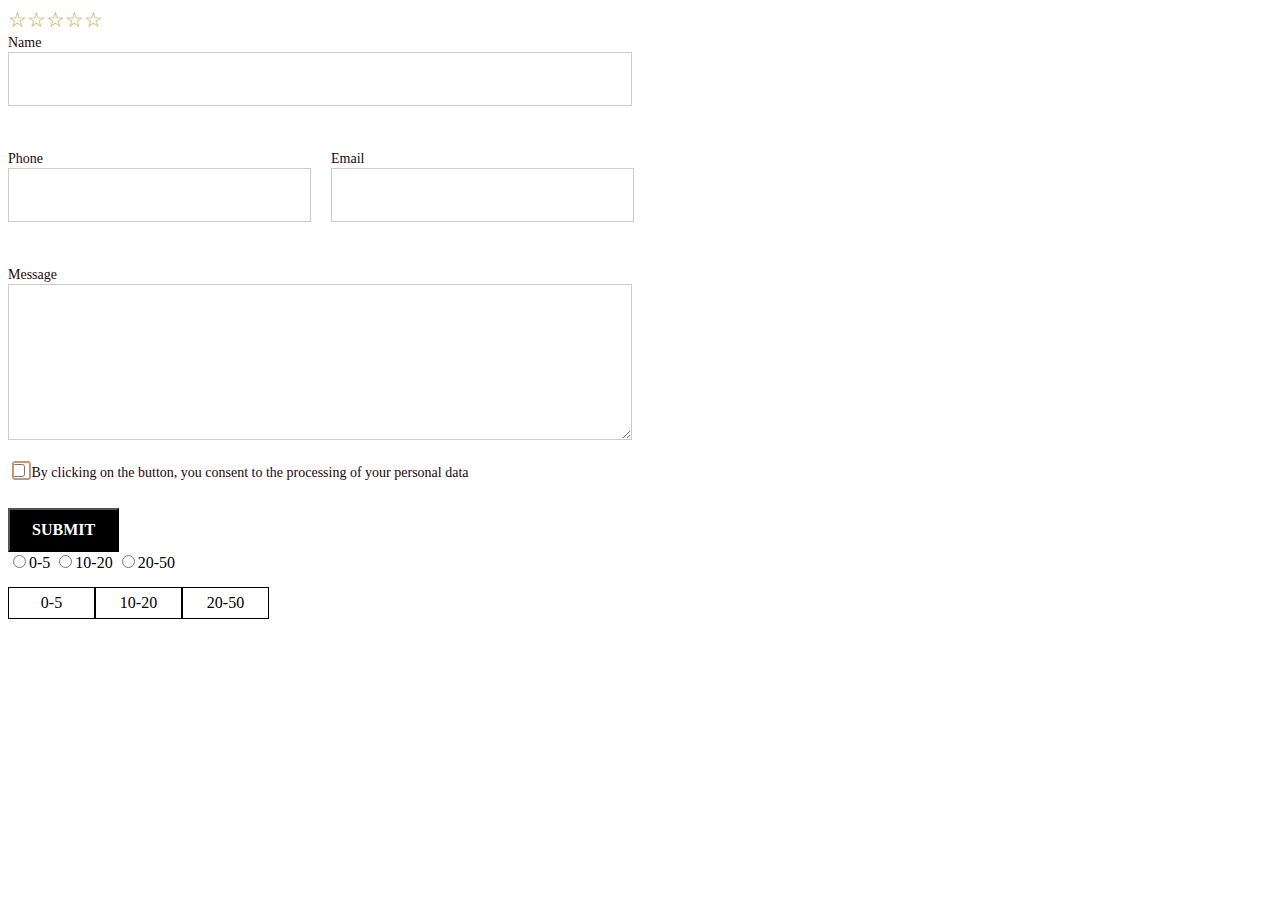
<file: test.html>
<!DOCTYPE HTML>
<html lang="en">
<head>
<meta charset="UTF-8">
<link rel="stylesheet" href="style/test.css">
<meta http-equiv="X-UA-Compatible" content="IE=edge">
<meta name="viewport" content="width=device-width, initial-scale=1.0">
<title>test</title>
</head>
<body>
    <div class="rating">
        
        <input class="rating__input" type="radio" id="1" name="rating">
        <label class="rating__label" for="1">☆</label>
        
        <input class="rating__input" type="radio" id="2" name="rating">
        <label class="rating__label" for="2">☆</label>
        
        <input class="rating__input" type="radio" id="3" name="rating">
        <label class="rating__label" for="3">☆</label>
        
        <input class="rating__input" type="radio" id="4" name="rating">
        <label class="rating__label" for="4">☆</label>
        
        <input class="rating__input" type="radio" id="5" name="rating">
        <label class="rating__label" for="5">☆</label>
    </div>
    
    
    <form class="contact__us-form" action="/" method="post">
        <div class="form__container">
            <div class="form__group">
                <label class="form__label" for="form_name">Name
                    <input class="form__name" type="text" name="name" id="form_name" required>
                </label>
            </div>
            <div class="form__group">
                <label class="form__label" for="form_tel">Phone
                    <input class="form__input form__tel" type="tel" name="tel" id="form_tel" required>
                </label>
                <label class="form__label" for="form_email">Email
                    <input class="form__input" type="email" name="email" id="form_email" required>
                </label>                                
            </div>
            <div class="form__group">
                <label class="form__label" for="form_message">Message
                    <textarea class="form__message" name="message" id="form_message" required>
                    </textarea>
                </label>
            </div>
            <!-- <div class="form__rule">
                <label class="check">
                    <input class="check__input" type="checkbox">
                    <span class="check__box"></span>
                    By clicking on the button, you consent to the processing of your personal data
                </label>
            </div> -->
            
             <div class="form__rule">
                <input type="checkbox" class="input__rule" id="form_rule" name="rule">
                 <span class="check__box"></span>
                <label for="form_rule" class="label__rule">By clicking on the button, you consent to the processing of your personal data</label>
            </div> 
            <input class="form__button" type="submit" value="SUBMIT">
        </div>
    </form>
    <div>
    <label class="amount"><input class="amount__radio" type="radio" name="r">0-5</label>
    <label class="amount"><input class="amount__radio" type="radio" name="r">10-20</label>
    <label class="amount"><input class="amount__radio" type="radio" name="r">20-50</label>
    </div>
    <div class="radio__cont">
        <label class="radio">
          <input type="radio" class="radio__real" name="term" />
          <span class="radio__fake">0-5</span>
        </label>

        <label class="radio">
          <input type="radio" class="radio__real" name="term" />
          <span class="radio__fake">10-20</span>
        </label>

        <label class="radio">
          <input type="radio" class="radio__real" name="term" />
          <span class="radio__fake">20-50</span>
        </label>
    </div>
    
</body>
</html>
</file>
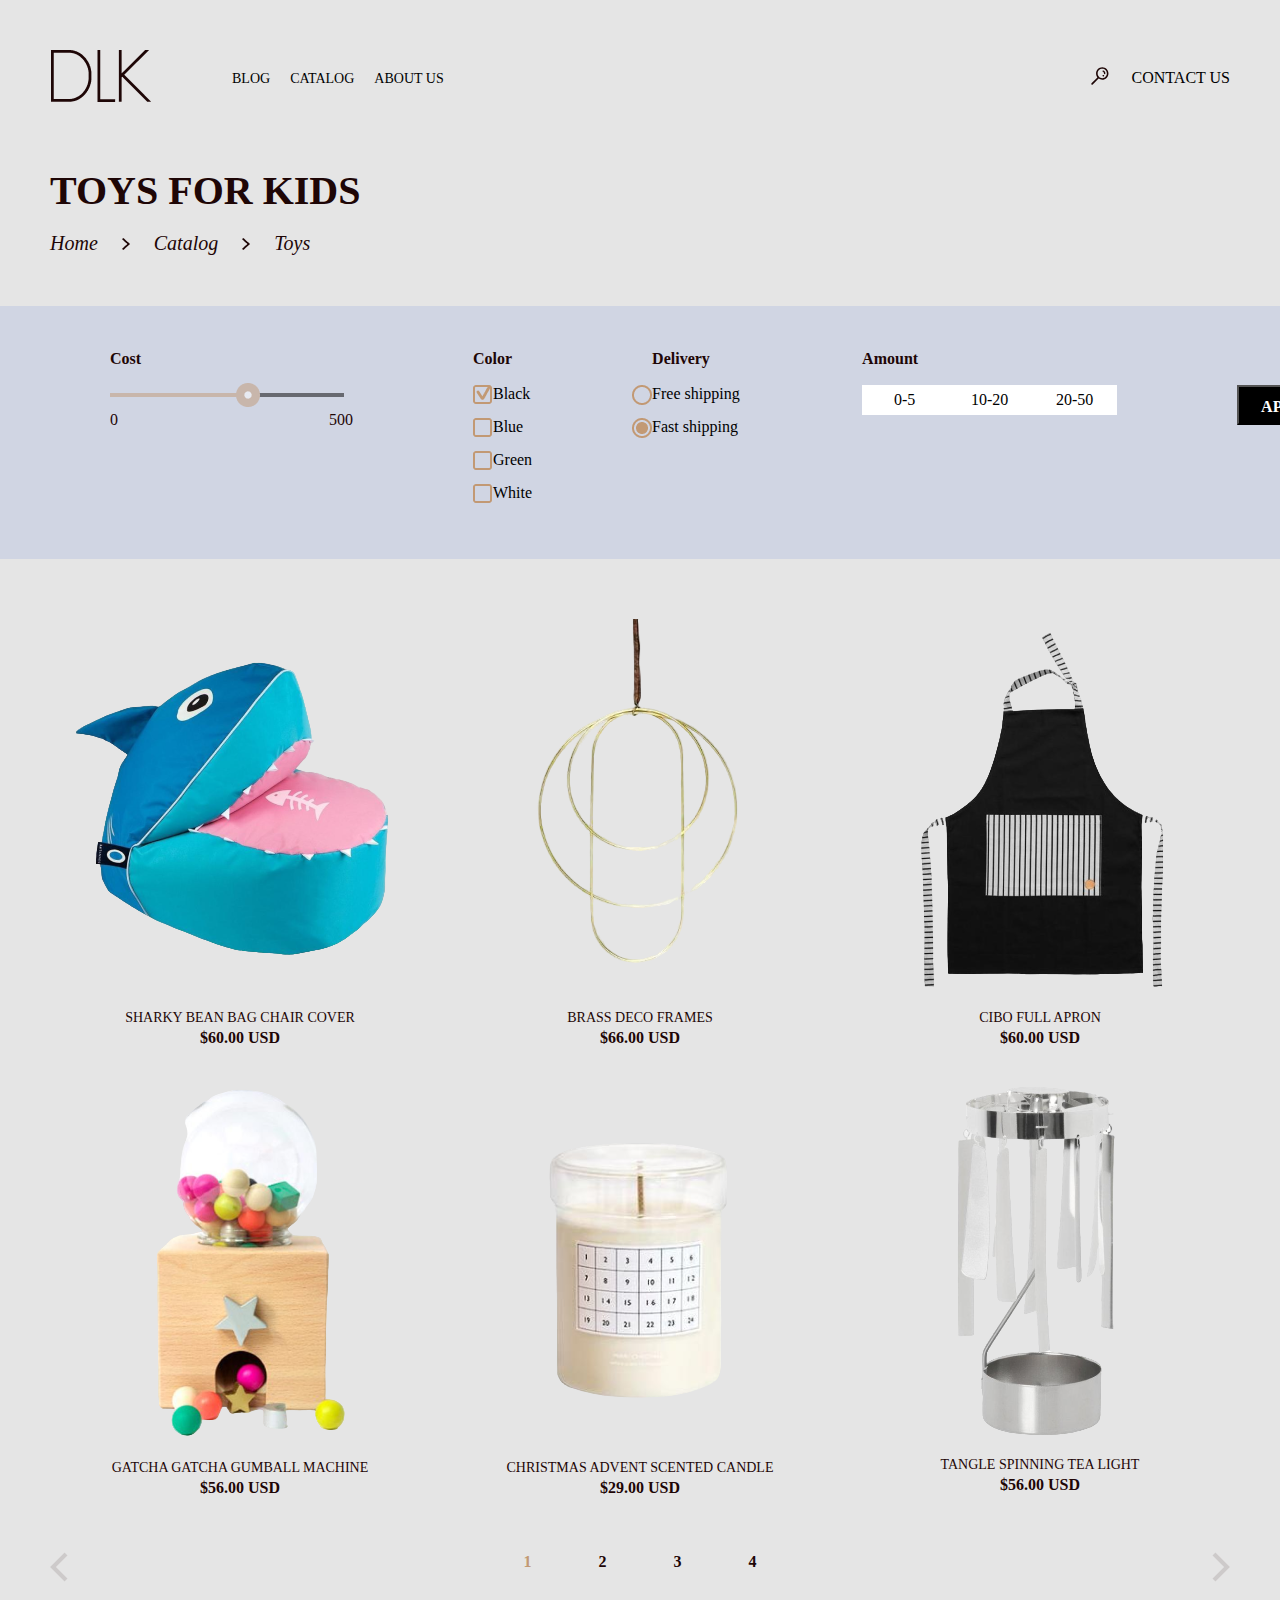
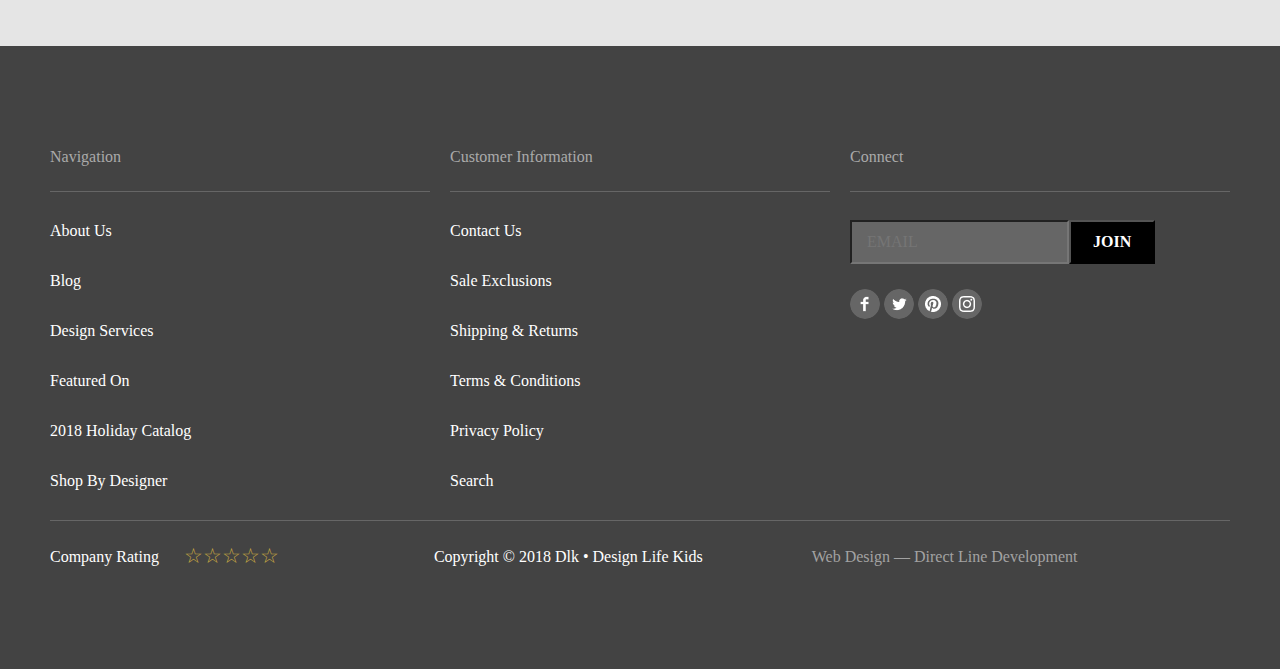
<file: toys.html>
<!DOCTYPE html>
<html lang="en">
<head>
    <meta charset="UTF-8">
    <link rel="stylesheet" href="style/toys.css">
    <link rel="stylesheet" href="style/common.css">
    <meta http-equiv="X-UA-Compatible" content="IE=edge">
    <meta name="viewport" content="width=device-width, initial-scale=1.0">
    <title>Toys</title>
</head>
<body>

<!-- HEADER -->
        <header class="header__container container">
            <ul class="header__list-first">
                <li class="header__list-item--one">
                    <a class="logo" href="index.html">
                        <img class="logo__img" src="img/logo.png" alt="logo">
                    </a>
                </li>
                <li class="header__list-item--first">
                    <a href="blog.html" class="header__list-link">BLOG</a>
                </li>
                <li class="header__list-item--first">
                    <a href="catalog.html" class="header__list-link">CATALOG</a>
                </li>
                <li class="header__list-item--first">
                    <a href="about.html" class="header__list-link">ABOUT US</a>
                </li>
            </ul>
            <ul class="header__list-search">
                <li class="header__list-item--search">
                    <button type="button" class="header__button">
                        <img class="search__img" src="img/search.svg" alt="search">
                    </button>
                </li>
                <li class="header__list-item--two">
                    <a href="contact-us.html" class="header__list-link">CONTACT US</a>
                </li>
            </ul>
        </header>

    <!-- MAIN -->

    <main class="main">
        
         <!-- TOYS -->
    <section class="toys container">
        <div class="toys__wrapper">

            <h2 class="toys__title">TOYS FOR KIDS</h2>

            <div class="page">
                <a class="page__link" href="index.html">Home</a>
                <img class="page__img" src="img/ar-page.png" alt="#">
                <a class="page__link" href="catalog.html">Catalog</a>
                <img class="page__img" src="img/ar-page.png" alt="#">
                <a class="page__link" href="toys.html">Toys</a>
            </div>
        </div>
    </section>

    <section class="toys__option">
        <h2 class="hidden">Option</h2>
    
        <div class="toys__option-wrapper container">
            <form class="toys__form">
                <div class="toys__form-container">

                    <div class="form__slider">
                        <p class="cost__title">Cost</p>
                            <input class="slider" type="range" value="30" min="0" max="50" oninput="rangevalue.value=value"/>
                        
                            <ul class="slider__list">
                                <li class="slider__list-start">0</li>
                                <li class="slider__list-end">500</li>
                            </ul>    
                        
                            <output class="slider__rez hidden" id="rangevalue">30</output>
                    </div>

                    <div class="form__color">
                        <p class="color__title">Color</p>
                        
                        <label class="check option">
                        <input class="check__input" type="checkbox" checked>
                        <span class="check__box"></span>
                            Black
                        </label>
                        
                        <label class="check option">
                        <input class="check__input" type="checkbox">
                        <span class="check__box"></span>
                            Blue
                        </label>
                        
                        <label class="check option">
                        <input class="check__input" type="checkbox">
                        <span class="check__box"></span>
                            Green
                        </label>
                        
                        <label class="check option">
                        <input class="check__input" type="checkbox">
                        <span class="check__box"></span>
                            White
                        </label>
                    </div>

                    <div class="form__delivery">
                        <p class="delivery__title">Delivery</p>
                        
                        <label class="radio__delivery option">
                            <input type="radio" name="delivery" class="radio__input">
                            <span class="radio__circle"></span>
                            Free shipping
                        </label>
                        
                        <label class="radio__delivery option">
                            <input type="radio" name="delivery" class="radio__input" checked>
                            <span class="radio__circle"></span>
                            Fast shipping
                        </label>
                    </div>

                    <div class="radio__cont">
                        <p class="amount__title">Amount</p>
                        <div class="radio__form-wr">
                        <label class="radio">
                            <input type="radio" class="radio__real" name="term" />
                            <span class="radio__fake">0-5</span>
                        </label>

                        <label class="radio">
                            <input type="radio" class="radio__real" name="term" />
                            <span class="radio__fake">10-20</span>
                        </label>

                        <label class="radio">
                            <input type="radio" class="radio__real" name="term" />
                            <span class="radio__fake">20-50</span>
                        </label>
                        </div>
                    </div>
                    <input type="button" value="APPLY" class="amount__button">

                </div>
            </form>
        </div>
        </section>

        <section class="toys__catalog container">
            <!-- <div class="learn">
                <p class="learn__more">learn more</p>
            </div> -->
            <div class="toys__catalog-wrapper">
                <h2 class="hidden">catalog</h2>
                <ul class="catalog__list-one">
                    <li class="catalog__list-item">
                        <img class="catalog__list-img" src="img/toys-one.png" alt="#">
                        <p class="catalog__list-content">SHARKY BEAN BAG CHAIR COVER</p>
                        <a class="catalog__list-price" href="#">$60.00 USD</a>
                    </li>
                    <li class="catalog__list-item">
                        <img class="catalog__list-img" src="img/toys-two.png" alt="#">
                        <p class="catalog__list-content">BRASS DECO FRAMES</p>
                        <a class="catalog__list-price" href="#">$66.00 USD</a>
                    </li>
                    <li class="catalog__list-item">
                        <img class="catalog__list-img" src="img/toys-three.png" alt="#">
                        <p class="catalog__list-content">CIBO FULL APRON</p>
                        <a class="catalog__list-price" href="#">$60.00 USD</a>
                    </li>
                </ul>
                <ul class="catalog__list-two">
                    <li class="catalog__list-item">
                        <img class="catalog__list-img" src="img/toys-four.png" alt="#">
                        <p class="catalog__list-content">GATCHA GATCHA GUMBALL MACHINE</p>
                        <a class="catalog__list-price" href="#">$56.00 USD</a>
                    </li>
                    <li class="catalog__list-item">
                        <img class="catalog__list-img" src="img/toys-five.png" alt="#">
                        <p class="catalog__list-content">CHRISTMAS ADVENT SCENTED CANDLE</p>
                        <a class="catalog__list-price" href="#">$29.00 USD</a>
                    </li>
                    <li class="catalog__list-item">
                        <img class="catalog__list-img" src="img/toys-six.png" alt="#">
                        <p class="catalog__list-content">TANGLE SPINNING TEA LIGHT</p>
                        <a class="catalog__list-price" href="#">$56.00 USD</a>
                    </li>
                </ul>
            </div>
            
            <div class="page__catalog-wrapper">
                <button class="switch__arrow"><img src="img/next-page-left.png" class="catalog__arrow" alt="#"></button>
                <ul class="catalog__list-page">
                    <li class="catalog__list-item">
                        <a class="catalog__num" href="#">1</a>
                    </li>
                    <li class="catalog__list-item">
                        <a class="catalog__list-page" href="#">2</a>
                    </li>
                    <li class="catalog__list-item">
                        <a class="catalog__list-page" href="#">3</a>
                    </li>
                    <li class="catalog__list-item">
                        <a class="catalog__list-page" href="#">4</a>
                    </li>
                </ul>
                <button class="switch__arrow"><img src="img/next-page-right.png" class="catalog__arrow" alt="#"></button>
            </div>
        </section>
        </main>


<!-- FOOTER -->
    <footer class="footer">
        <section class="footer__container container">
            <div class="footer__wrapper">
                <h2 class="hidden">Footer</h2>
                <ul class="footer__list">
                    <li class="footer__list-title"><p class="footer__nav">Navigation</p></li>
                    <li class="footer__list-item">About Us</li>
                    <li class="footer__list-item">Blog</li>
                    <li class="footer__list-item">Design Services</li>
                    <li class="footer__list-item">Featured On</li>
                    <li class="footer__list-item">2018 Holiday Catalog</li>
                    <li class="footer__list-item">Shop By Designer</li>
                </ul>

                <ul class="footer__list">
                    <li class="footer__list-title"><p class="footer__info">Customer Information</p></li>
                    <li class="footer__list-item">Contact Us</li>
                    <li class="footer__list-item">Sale Exclusions</li>
                    <li class="footer__list-item">Shipping & Returns</li>
                    <li class="footer__list-item">Terms & Conditions</li>
                    <li class="footer__list-item">Privacy Policy</li>
                    <li class="footer__list-item">Search</li>
                </ul>

                <ul class="footer__list-connect">
                    <li class="footer__list-title"><p class="footer__connect">Connect</p></li>
                    <li class="footer__list-item">
                        <form class="connect__form">
                            <input class="connect__form-email" type="email" placeholder="EMAIL">
                            <input class="connect__form-button" type="button" value="JOIN">
                        </form>
                        <a class="social_icon__list-item" href="https://news.mail.ru/">
                            <img class="social__icon-img" src="img/Facebook.png" alt="mailgroup">
                        </a>
                        
                        <a class="social_icon__list-item" href="https://www.apple.com/">
                            <img class="social__icon-img" src="img/Twitter.png" alt="apple">
                        </a>
                        
                        <a class="social_icon__list-item" href="https://altex.ro/">
                            <img class="social__icon-img" src="img/Pinterest.png" alt="altex">
                        </a>
                        
                        <a class="social_icon__list-item" href="https://www.owox.com/">
                            <img class="social__icon-img" src="img/Instagram.png" alt="owox">
                        </a>
                    </li>
                </ul>
            </div>
            
            <div class="footer__rating-wrapper">
                
                <div class="rating">
                    
                    <p class="footer__rating-title">Company Rating</p>
                    
                    <input class="rating__input" type="radio" id="1" name="rating">
                    <label class="rating__label" for="5">☆</label>

                    <input class="rating__input" type="radio" id="2" name="rating">
                    <label class="rating__label" for="4">☆</label>

                    <input class="rating__input" type="radio" id="3" name="rating">
                    <label class="rating__label" for="3">☆</label>

                    <input class="rating__input" type="radio" id="4" name="rating">
                    <label class="rating__label" for="2">☆</label>

                    <input class="rating__input" type="radio" id="5" name="rating">
                    <label class="rating__label" for="1">☆</label>
                    
                    <div class="rating__footer-wrapper">
                    <p class="footer_rating__title">Copyright © 2018 Dlk • Design Life Kids</p>
                    <a class="footer_rating__link" href="#">Web Design — Direct Line Development</a>
                    </div>
                    
                </div>
                
            </div>
        </section>
    </footer>
<script src="js/slider.js"></script>
</body>
</html>
</file>
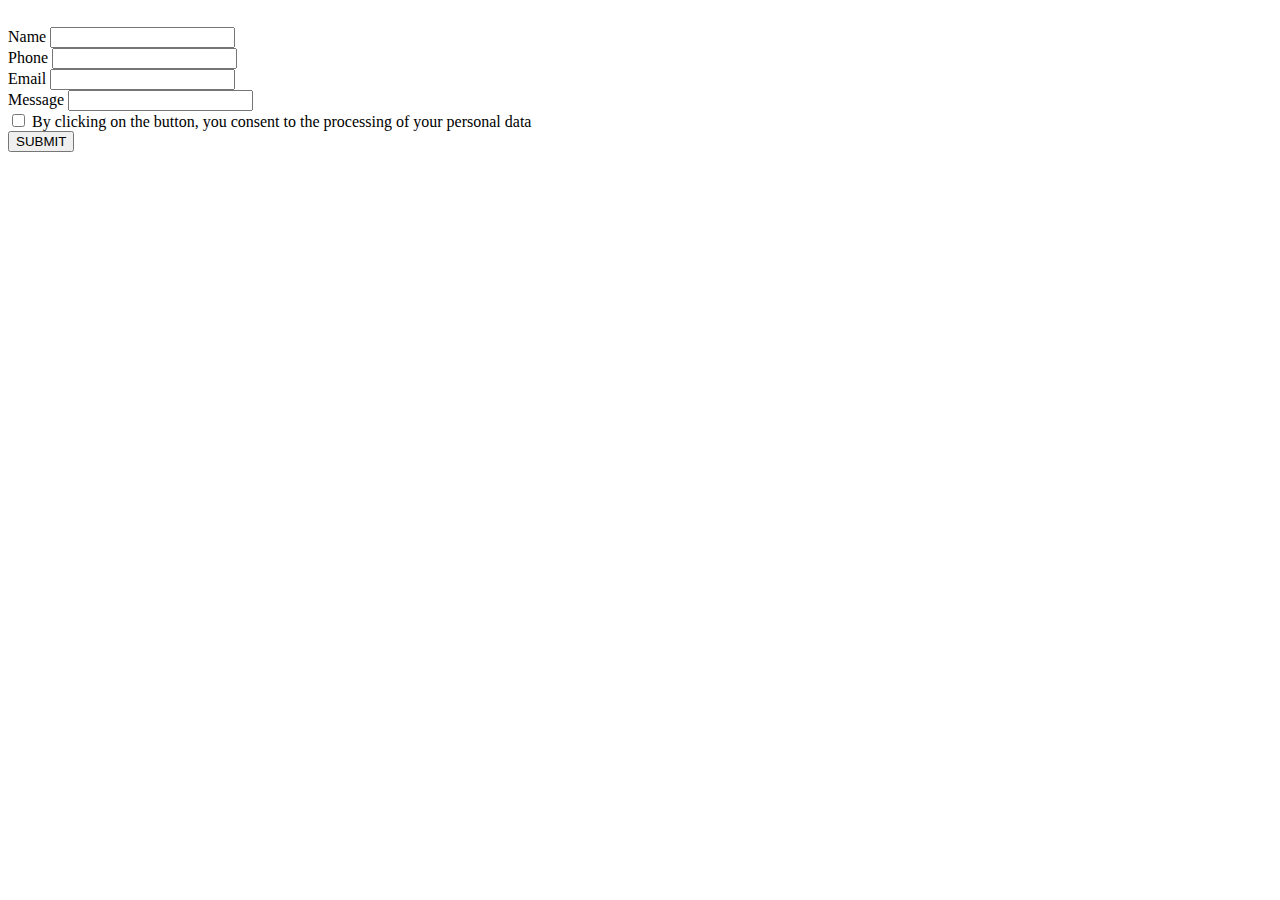
<file: window-modal.html>
<!DOCTYPE html>
<html lang="en">
<head>
    <meta charset="UTF-8">
    <!-- <link rel="stylesheet" href="style/style.css"> -->
    <meta http-equiv="X-UA-Compatible" content="IE=edge">
    <meta name="viewport" content="width=device-width, initial-scale=1.0">
    <title>Main</title>
</head>
<body>

    <!-- HEADER
    <header class="header">
        <ul class="header__list">
            <li class="header__list-item">
                <a class="header__list-link" href="index.html">
                    <img class="header__list-img" src="img/logo.png" alt="logo">
                </a>
            </li>
            <li class="header__list-item">
                <a class="header__list-link" href="blog.html">BLOG</a>
            </li>
            <li class="header__list-item">
                <a class="header__list-link" href="catalog.html">CATALOG</a>
            </li>
            <li class="header__list-item">
                <a class="header__list-link" href="#">ABOUT US</a>
            </li>
        </ul>
        <ul class="header__list-contact_us">
            <li class="header__list-item">
                <img class="header__list-img" src="img/search.png" alt="search">
            </li>
            <li class="header__list-item">
                <a class="header__list-link" href="contact-us.html">CONTACT US</a>
            </li>
        </ul>
    </header> -->

    <!-- MAIN -->

    <main class="modal__form">
        
         <!-- CONTACT US
         <section class="contact__us">

            <h2 class="contact__us-title">
                CONTACT US
            </h2>
            
             -->
            
            <!-- FORM -->

            <a href="index.html">
                <img class="modal__close" src="img/modal-close.png" alt="#">
            </a>

            <div class="modal">
                <form class="modal__form" method="post">
                    <div class="modal__container">
                        <div class="modal__form-name">
                            <label>Name</label>
                            <input type="text" name="Name" required>
                        </div>
                        <div class="modal__form-phone">
                            <label>Phone</label>
                            <input type="number" name="Phone" required>
                        </div>
                        <div class="modal__form-email">
                            <label>Email</label>
                            <input type="email" name="Email" required>
                        </div>
                        <div class="modal__form-message">
                            <label>Message</label>
                            <input type="text" name="Message">
                        </div>
                        <div class="modal__form-rule">
                            <input type="checkbox" name="rule">
                            <label>By clicking on the button, you consent to the processing of your personal data</label>
                        </div>
                        <input class="modal__form-button" type="submit" value="SUBMIT">
                    </div>
                </form>
            </div>
    </main>


    <!-- footer 
    <section class="footer_nav">
        <h2 class="footer_nav__title">Navigation</h2>
        <img class="footer_nav__img" src="img/line.png" alt="#">
        <ul class="footer_nav__list">
            <li class="footer_nav__list-item">
                <a class="footer_nav__list-link" href="index.html">
                    About Us
                </a>
            </li>
            <li class="footer_nav__list-item">
                <a class="footer_nav__list-link" href="index.html">
                    Blog
                </a>
            </li>
            <li class="footer_nav__list-item">
                <a class="footer_nav__list-link" href="index.html">
                    Design Services
                </a>
            </li>
            <li class="footer_nav__list-item">
                <a class="footer_nav__list-link" href="index.html">
                    Featured On
                </a>
            </li>
            <li class="footer_nav__list-item">
                <a class="footer_nav__list-link" href="index.html">
                    2018 Holiday Catalog
                </a>
            </li>
            <li class="footer_nav__list-item">
                <a class="footer_nav__list-link" href="index.html">
                    Shop By Designer
                </a>
            </li>
        </ul>
    </section>

    <section class="footer_info">
        <h2 class="footer_info__title">Customer Information</h2>
        <img class="footer_info__img" src="img/line.png" alt="#">
        <ul class="footer_info__list">
            <li class="footer_info__list-item">
                <a class="footer_info__list-link" href="#">
                    Contact Us
                </a>
            </li>
            <li class="footer_info__list-item">
                <a class="footer_info__list-link" href="#">
                    Sale Exclusions
                </a>
            </li>
            <li class="footer_info__list-item">
                <a class="footer_info__list-link" href="#">
                    Shipping & Returns
                </a>
            </li>
            <li class="footer_info__list-item">
                <a class="footer_info__list-link" href="#">
                    Terms & Conditions
                </a>
            </li>
            <li class="footer_info__list-item">
                <a class="footer_info__list-link" href="#">
                    Privacy Policy
                </a>
            </li>
            <li class="footer_info__list-item">
                <a class="footer_info__list-link" href="#">
                    Search
                </a>
            </li>
        </ul>

    <div class="footer_connect">

        <h2 class="footer_connect__title">
            Connect
        </h2>

        <img class="footer_connect__img" src="img/line.png" alt="#">

        <form>
            <input type="email" placeholder="EMAIL">
            <input type="button" value="JOIN">
        </form>

        <ul class="social_icon">
            <li class="social_icon__list">
                <a class="social_icon__list-item" href="https://news.mail.ru/">
                    <img class="social_icon__img" src="img/f.png" alt="mailgroup">
                </a>
            </li>
            <li class="social_icon__list">
                <a class="social_icon__list-item" href="https://www.apple.com/">
                    <img class="social_icon__img" src="img/t.png" alt="apple">
                </a>
            </li>
            <li class="social_icon__list">
                <a class="social_icon__list-item" href="https://altex.ro/">
                    <img class="social_icon__img" src="img/p.png" alt="altex">
                </a>
            </li>
            <li class="social_icon__list">
                <a class="social_icon__list-item" href="https://www.owox.com/">
                    <img class="social_icon__img" src="img/i.png" alt="owox">
                </a>
            </li>
        </ul>
    </div>

    <img src="img/long_line.png" alt="#">

    <div class="footer_rating">
        <ul class="footer_rating__list">
            <li class="footer_rating__list_item">
                Company Rating
            </li>
            <li class="footer_rating__list_item">
                <img src="img/star.png" alt="star">
            </li>
            <li class="footer_rating__list_item">
                <img src="img/star.png" alt="star">
            </li>
            <li class="footer_rating__list_item">
                <img src="img/star.png" alt="star">
            </li>
            <li class="footer_rating__list_item">
                <img src="img/star.png" alt="star">
            </li>
            <li class="footer_rating__list_item">
                <img src="img/star.png" alt="star">
            </li>
        </ul>

        <p class="footer_rating__title">
            Copyright © 2018 Dlk • Design Life Kids
        </p>

        <a class="footer_rating__link" href="#">Web Design — Direct Line Development</a>
    </div>
</section>
-->

</body>
</html>
</file>
<file: style/style.css>
/*MAIN*/
/*banner*/
.banner {
    position: relative;
    margin-top: 129px;
}

.banner__img {
    position: absolute;
    width: 635px;
    top: -71px;
    left: 443px;
    bottom: -47px;
}

.banner__wrapper {
    background-color: #EEE4DB;
    margin-top: 90px;
}

.banner__one {
    display: flex;
    margin-top: 17px;
    margin-left: 28px;
}

.banner__one-title {
    font-family: 'Montserrat';
    font-style: normal;
    font-weight: 200;
    font-size: 60px;
    line-height: 73px;
    color: rgba(30, 6, 6, 0.05);
    margin-top: 17px;
}

.banner__list-one {
    margin-top: 10px;
    margin-left: 28px;
    padding: 0;
}

.banner__list-two {
    margin-top: 89px;
    margin-bottom: 89px;
}

.banner__button-main {
    background: rgba(30, 6, 6, 0.6);
    width: 31px;
    height: 3px;
    border: none;
    cursor: pointer;
}

.banner__button {
    background: #D6CAC2;
    width: 31px;
    height: 3px;
    border: none;
}

.banner__button:hover {
    background: #725F5B;
    cursor: pointer;
}

.banner__two {
    display: flex;
    margin-top: 11px;
    margin-left: 44px;
    column-gap: 20px;
}

.banner__two-title {
    font-family: 'Montserrat';
    font-style: normal;
    font-weight: 700;
    font-size: 40px;
    line-height: 110%;
    color: #1E0606;
    margin-bottom: 20px;
    width: 307px;
}

.banner__two-content {
    font-family: 'Crimson Text';
    font-style: italic;
    font-weight: 400;
    font-size: 20px;
    line-height: 26px;
    color: #1E0606;
    margin-bottom: 20px;
}

.banner__two-button {
    display: flex;
    flex-direction: row;
    align-items: center;
    padding: 9px 22px;
    background: #000000;

    font-family: 'Open Sans';
    font-style: normal;
    font-weight: 700;
    font-size: 16px;
    line-height: 22px;

    display: flex;
    align-items: center;
    text-align: center;
    text-transform: uppercase;
    color: #FFFFFF;
    flex: none;
    order: 0;
    flex-grow: 0;
}

.banner__two-button:hover {
    background: #C29974;
}

.banner__two-button:active {
    background: #CFAF91;
}

.banner__two-button:disabled {
    background: #C7C1C1;
}

.banner__footer {
    padding-top: 5px;
    padding-bottom: 5px;
    background-color: #C29974;
    text-align: center;
    font-family: 'Open Sans';
    font-style: normal;
    font-weight: 700;
    font-size: 12px;
    line-height: 16px;
    text-transform: uppercase;
    color: #FFFFFF;
}


/* Category Products */
.products__wrapper {
    margin-top: 90px;
}

.product__list {
    display: flex;
    column-gap: 20px;
    margin-top: 30px;
    padding: 0;
}

.product__title {
    font-family: 'Montserrat';
    font-style: normal;
    font-weight: 700;
    font-size: 38px;
    line-height: 46px;
    text-transform: uppercase;
    color: #1E0606;
}

.product__list-item--one {
    position: relative;
    background: #DBE4DB;
    height: 270px;
    width: 280px;
}

.product__list-item--two {
    position: relative;
    background: #EADDD3;
    height: 270px;
    width: 280px;
}

.product__list-item--three {
    position: relative;
   background-color: #e6d75199;
    height: 270px;
    width: 280px;
}

.product__list-item--four {
    position: relative;
    background: #D5D4E1;
    height: 270px;
    width: 280px;
}

.product__list-img--one {
    position: absolute;
    top: 52px;
    left: 25px;
}

.product__list-img--two {
    position: absolute;
    top: 13px;
    left: 18px;
}

.product__list-img--three {
    position: absolute;
    top: -9px;
    left: -6px;
}

.product__list-img--four {
    position: absolute;
    top: 21px;
    left: 10px;
}

.product__list-title {
    position: absolute;
    top: 110px;
    left: 40px;
    font-family: 'Montserrat';
    font-style: normal;
    font-weight: 700;
    font-size: 26px;
    line-height: 32px;
    text-align: center;
    text-transform: uppercase;
    color: #FFFFFF;
    text-shadow: 0px 0px 40px rgba(147, 3, 3, 0.25);
}

.product__list-title--three {
    position: absolute;
    top: 110px;
    left: 85px;
    font-family: 'Montserrat';
    font-style: normal;
    font-weight: 700;
    font-size: 26px;
    line-height: 32px;
    text-align: center;
    text-transform: uppercase;
    color: #FFFFFF;
    text-shadow: 0px 0px 40px rgba(147, 3, 3, 0.25);
}

.product__list-title:hover {
    text-decoration: underline;
}

.product__list-item--one:active {
    text-decoration: underline;
}

.product__list-title--three:hover {
    text-decoration: underline;
}

.product__list-title--three:active {
    text-decoration: underline;
}

.products__switch {
    display: flex;
    margin-top: 30px;
    width: 680px;
}

.produscts__switch--left {
    width: 37px;
    height: 37px;
    padding: 0;
    border: none;
    font: inherit;
    color: inherit;
    background-color: transparent;
    cursor: pointer;
}

.produscts__switch--right {
    width: 37px;
    height: 37px;
    padding: 0;
    border: none;
    font: inherit;
    color: inherit;
    background-color: transparent;
    cursor: pointer;
}

.products__switch-wrapper {
    column-gap: 6px;
}

.produscts__content {
    width: 580px;
    margin: 0;
    padding-left: 20px;
    font-family: 'Open Sans';
    font-style: normal;
    font-weight: 400;
    font-size: 16px;
    line-height: 22px;
    color: #1E0606;
}


/** DELIVERY **/
.delivery__wrapper {
    display: flex;
    margin-top: 90px;
    position: relative;
}

.back__list-delivery {
    position: absolute;
    top: 85px;
    left: 570px;
}

.delivery__img-wrapper {
    margin-right: 120px;
}

.delivery__title {
    margin-bottom: 17px;
    font-family: 'Montserrat';
    font-style: normal;
    font-weight: 700;
    font-size: 38px;
    line-height: 46px;
    text-transform: uppercase;
    color: #1E0606;
    margin-top: 30px;
}

.delivery__list-title {
    margin-bottom: 22px;
    font-family: 'Crimson Text';
    font-style: italic;
    font-weight: 700;
    font-size: 26px;
    line-height: 34px;
    color: #1E0606;
    margin-top: 17px;
}

.delivery__list {
    margin-bottom: 22px;
    font-family: 'Crimson Text';
    font-style: italic;
    font-weight: 400;
    font-size: 26px;
    line-height: 34px;
    color: #1E0606;
}

.delivery__list-content {
    margin-top: 30px;
    margin-bottom: 15px;
    font-family: 'Open Sans';
    font-style: normal;
    font-weight: 400;
    font-size: 16px;
    line-height: 22px;
    color: #1E0606;
}

.delivery__button {
    display: flex;
    margin-top: 25px;
    flex-direction: row;
    align-items: center;
    padding: 9px 22px;
    /*gap: 10px;*/
    background: #000000;

    font-family: 'Open Sans';
    font-style: normal;
    font-weight: 700;
    font-size: 16px;
    line-height: 22px;
    
    display: flex;
    align-items: center;
    text-align: center;
    text-transform: uppercase;

    color: #FFFFFF;
    flex: none;
    order: 0;
    flex-grow: 0;
}


/** PARTNERS **/
.partners__list {
    display: flex;
    column-gap: 127px;
    padding: 0;
    margin-top: 90px;
}


/** ABOUT & CONTACTS **/

/*about*/

.about {
    margin-right: 57px;
}

.about__wrapper {
    display: flex;
    margin-top: 90px; 
}

.about__list {
    padding-left: 30px;
    padding-right: 30px;
    padding-bottom: 27px;
    background-color: #E1F0F7;
    width: 543px;
    position: relative;
}

.contact__list {
    padding-top: 30px;
    padding-left: 30px;
    padding-right: 30px;
    padding-bottom: 102px;
}

.about__title {
    position: absolute;
    top: -30px;
    font-family: 'Montserrat';
    font-style: normal;
    font-weight: 700;
    font-size: 38px;
    line-height: 46px;
    text-transform: uppercase;
    color: #1E0606;
    padding-top: -30px;
    margin-bottom: 10px;
}

.about__title-two {
    font-family: 'Crimson Text';
    font-style: italic;
    font-weight: 400;
    font-size: 26px;
    line-height: 34px;
    color: #1E0606;
    padding-top: 30px;
    margin-bottom: 10px;
    padding-top: 31px;
}

.about__content {
    width: 483px;
    font-family: 'Open Sans';
    font-style: normal;
    font-weight: 400;
    font-size: 16px;
    line-height: 22px;
    color: #1E0606;
    margin-bottom: 20px;
}

.about__button {
    display: flex;
    flex-direction: row;
    align-items: center;
    padding: 9px 22px;
    /**gap: 10px;**/
    background: #000000;
    
    font-family: 'Open Sans';
    font-style: normal;
    font-weight: 700;
    font-size: 16px;
    line-height: 22px;
    display: flex;
    align-items: center;
    text-align: center;
    text-transform: uppercase;
    color: #FFFFFF;
    flex: none;
    order: 0;
    flex-grow: 0;
}

/*contact*/

.contact__list {
    background-color: #E1F0F7;
}

.contact__title {
    margin-top: -60px;
    font-family: 'Montserrat';
    font-style: normal;
    font-weight: 700;
    font-size: 38px;
    line-height: 46px;
    text-transform: uppercase;
    color: #1E0606;
    margin-bottom: 18px;
}

.contact__content {
    font-family: 'Open Sans';
    font-style: normal;
    font-weight: 400;
    font-size: 16px;
    line-height: 22px;
    color: #1E0606;
    margin-bottom: 30px;
}

.about__map {
    width: 483px;
    height: 196px;
    margin-left: 20px;
    margin-top: -80px;
}

/*form modal*/

.contact__us-form {
    display: flex; 
    align-items: center; 
    justify-content: center;
}

.form__container {
    width: 680px;
    height: 542px;
    background-color: #E5EAF8;
    padding-top: 65px;
    padding-left: 40px;
    padding-bottom: 42px;
}

.form__group {
    display: flex;
    column-gap: 20px;
    margin-bottom: 43px;
}

.form__label {
    font-family: 'Open Sans';
    font-style: normal;
    font-weight: 400;
    font-size: 14px;
    line-height: 19px;
    color: #1E0606;
}

.form__rule {
    font-family: 'Open Sans';
    font-style: normal;
    font-weight: 400;
    font-size: 14px;
    line-height: 19px;
    margin-top: -22px;
    color: #1E0606;
}

.form__button {
    margin-top: 26px;
    background: #000000;
    font-family: 'Open Sans';
    font-style: normal;
    font-weight: 700;
    font-size: 16px;
    line-height: 22px;

    display: flex;
    align-items: center;
    text-align: center;
    text-transform: uppercase;
    padding-left: 22px;
    padding-right: 22px;
    padding-top: 9px;
    padding-bottom: 9px;

    color: #FFFFFF;
}

.form__name {
    display: block;
    width: 600px;
    height: 50px;
    padding-left: 20px;
    background: #FFFFFF;
    border: 1px solid rgba(0, 0, 0, 0.2);
}

.form__name:hover {
    border: 1px solid #C29974;
}

.form__name:active {
    border: 1px solid #C29974;
}

.form__name:disabled {
    border: 1px solid #EBEBEB;
}

.form__input {
    display: block;
    width: 279px;
    height: 50px;
    padding-left: 20px;
    background: #FFFFFF;
    border: 1px solid rgba(0, 0, 0, 0.2);
}

.form__message {
    display: block;
    width: 618px;
    height: 150px;
    background: #FFFFFF;
    border: 1px solid rgba(0, 0, 0, 0.2);
}

/*popup*/

.popup {
    display: none;
    top: 25%;
    left: 23%;
    position: absolute;
    z-index: 2;
}

.popup__wrapper {
    display: flex;
    z-index: 1;
}

.open {
    display: flex;
}

.pouring {
    position: fixed;
    top: 0;
    left: 0;
    bottom: 0;
    right: 0;
    z-index: -1;
    background: rgba(125, 151, 218, 0.8);
}

.modal__close {
    width: 15px;
    height: 15px;
    margin-left: 10px;
    padding: 0;
    border: none;
    font: inherit;
    color: inherit;
    background-color: transparent;
    cursor: pointer;
}

.modal__close:hover {
    opacity: 0.7;
}

.modal__close:active {
    opacity: 0.4;
}

/*modal form content*/

.form__content {
    font-family: 'Open Sans';
    font-style: normal;
    font-weight: 400;
    font-size: 16px;
    line-height: 22px;
    margin-bottom: 20px;
    color: #1E0606;
}

.form__content--link {
    font-family: 'Montserrat';
    font-style: normal;
    font-weight: 600;
    font-size: 26px;
    line-height: 34px;
    text-transform: uppercase;
    color: #C29974;
}

/*checkbox*/
.check {
    padding-left: 20px;
}

.check__input {
    position: absolute;
    -webkit-appearance: none;
    appearance: none;
}

.check__box {
    position: absolute;
    margin-left: -20px;
    width: 19px;
    height: 19px;
    background-image: url(../img/checkbox-two.png);
}

.check__input:checked + .check__box {
    width: 19px;
    height: 19px;
    background-image: url(../img/check-full.png);
}
</file>
<file: style/common.css>
* {
    margin: 0;
    padding: 0;
    
}

/*GLOBAL*/
body {
    background: #E5E5E5;
    color: black;
}

textarea {
    resize: none;
}

li {
    list-style-type: none;
}

a {
    text-decoration: none;
    color: black;
}

.hidden {
    display: none;
}

.container {
    max-width: 1180px;
    margin: 0 auto;
}

.switch__arrow {
    padding: 0;
    border: none;
    font: inherit;
    color: inherit;
    background-color: transparent;
    cursor: pointer;
}

.switch__arrow:hover {
    color: #C29974;
}

.switch__arrow:active {
    opacity: 0.7;
    color: #C29974;
}

/*HEADER*/
.header__container {
    display: flex;
    margin-top: 50px;
}

.logo__img {
    margin-right: 60px;
}

.logo:hover {
    opacity: 0.3;
}

.logo:active {
    opacity: 0.1;
}

.header__list-first {
    display: flex;
    column-gap: 20px;
    align-items: center;
    padding: 0;
}

.header__list-link:hover {
    opacity: 0.3;
}

.header__list-link:active {
    opacity: 0.1;
}

.header__list-search {
    display: flex;
    column-gap: 20px;
    margin-left: auto;
    align-items: center;
    padding: 0;
}

.header__button {
    padding: 0;
    border: none;
    font: inherit;
    color: inherit;
    background-color: transparent;
    cursor: pointer;
}

.header__button:hover {
    opacity: 0.3;
}

.header__button:active {
    opacity: 0.1;
}

.header__list-item--first {
    font-family: 'Open Sans';
    font-style: normal;
    font-weight: 400;
    font-size: 14px;
    line-height: 19px;
    display: flex;
    align-items: center;
    text-transform: uppercase;
    padding: 0;
}

.header__list-item--search {
    font-family: 'Open Sans';
    font-style: normal;
    font-weight: 700;
    font-size: 14px;
    line-height: 19px;
    display: flex;
    align-items: center;
    text-transform: uppercase;
}


/** FOOTER **/
.footer {
    background-color: #434343;
    padding: 0;
}

.footer__list-connect {
    width: 380px;
}

.footer__wrapper {
    display: flex;
    column-gap: 20px;
    justify-content: space-between;
    border-bottom: 1px solid #666666;
    margin-top: 60px;
    padding-top: 100px;
}

.footer__list {
    width: 380px;
}

.footer__nav {
    border-bottom: 1px solid #666666;
    font-family: 'Open Sans';
    font-style: normal;
    font-weight: 400;
    font-size: 16px;
    line-height: 22px;
    margin-bottom: 28px;
    padding-bottom: 23px;
    color: #AAAAAA;
}

.footer__info {
    border-bottom: 1px solid #666666;
    font-family: 'Open Sans';
    font-style: normal;
    font-weight: 400;
    font-size: 16px;
    line-height: 22px;
    margin-bottom: 28px;
    padding-bottom: 23px;
    color: #AAAAAA;
}

.footer__connect {
    border-bottom: 1px solid #666666;
    font-family: 'Open Sans';
    font-style: normal;
    font-weight: 400;
    font-size: 16px;
    line-height: 22px;
    margin-bottom: 28px;
    padding-bottom: 23px;
    color: #AAAAAA;
}

.footer__list-item {
    margin-bottom: 28px;
    font-family: 'Open Sans';
    font-style: normal;
    font-weight: 400;
    font-size: 16px;
    line-height: 22px;
    color: #FFFFFF;
}

.footer__list-item:hover {
    opacity: 0.5;
}

.footer__list-item:active {
    opacity: 0.2;
}

.footer_rating__title {
    font-family: 'Open Sans';
    font-style: normal;
    font-weight: 400;
    font-size: 16px;
    line-height: 22px;
    display: flex;
    align-items: center;
    margin-right: 109px;
    color: #FFFFFF;
}

.footer_rating__link {
    font-family: 'Open Sans';
    font-style: normal;
    font-weight: 400;
    font-size: 16px;
    line-height: 22px;
    display: flex;
    align-items: center;
    color: #A2A2A2;
}

.connect__form {
    margin-bottom: 25px;
    display: flex;
}

.connect__form-email {
    background: #666666;
    padding-left: 15px;
    padding-top: 9px;
    padding-bottom: 9px;
}

.connect__form-button {
    background: black;
    padding-top: 9px;
    padding-bottom: 9px;
    padding-left: 22px;
    padding-right: 22px;
    
    font-family: 'Open Sans';
    font-style: normal;
    font-weight: 700;
    font-size: 16px;
    line-height: 22px;
    display: flex;
    align-items: center;
    text-align: center;
    text-transform: uppercase;
    color: #FFFFFF;
}

.connect__form-email {
    font-family: 'Open Sans';
    font-style: normal;
    font-weight: 400;
    font-size: 16px;
    line-height: 22px;
    align-items: center;
    color: #EBEBEB;
    
    font-family: 'Open Sans';
    font-style: normal;
    font-weight: 400;
    font-size: 16px;
    line-height: 22px;
    align-items: center;
    color: #EBEBEB;
}

.social__icon-img {
    height: 30px;
    width: 30px;
    border-radius: 15px;
}

.social__icon-img:hover {
    opacity: 0.5;
}

.social__icon-img:active {
    opacity: 0.2;
}

/*footer__rating*/

.rating {
    font-size: 21px;
    display: flex;
    margin-top: 23px;
    padding-bottom: 100px;
    /*flex-direction: row-reverse;
    justify-content: flex-end;*/
}

.rating__input {
    display: none;
}

.rating__label {
    cursor: pointer;
    position: relative;
    color: #c4a642;
}

.rating__label::before {
    content: "★";
    position: absolute;
    opacity: 0;
}

.rating__label:hover::before {
    opacity: 1;
}

.rating__label:hover ~ .rating__label::before /*На тот элементам на которые мы наводим, всем последующим элементам мы указываем непрозрачность */ {
    opacity: 1;
}

.rating__input:checked ~ .rating__label::before,
.rating__input:checked ~ .rating__label::before {
    opacity: 1;
}

.footer__rating-title {
    font-family: 'Open Sans';
    font-style: normal;
    font-weight: 400;
    font-size: 16px;
    line-height: 22px;
    display: flex;
    align-items: center;
    margin-right: 25px;
    color: #FFFFFF;
}

.rating__footer-wrapper {
    display: flex;
}

.footer_rating__title {
    font-family: 'Open Sans';
    font-style: normal;
    font-weight: 400;
    font-size: 16px;
    line-height: 22px;
    display: flex;
    align-items: center;
    margin-right: 109px;
    margin-left: 155px;
    color: #FFFFFF;
}

.footer_rating__link {
    font-family: 'Open Sans';
    font-style: normal;
    font-weight: 400;
    font-size: 16px;
    line-height: 22px;
    display: flex;
    align-items: center;
    color: #A2A2A2;
}

.footer_rating__link:hover {
    text-decoration: underline;
}

/*.simple__rating {
    position: relative;
    font-size: 40px;
    display: inline-block;
}

.simple__rating::before{
    content: "★★★★★";
    display: block;
}

.simple__rating-items {
    position: absolute;
    width: 100%;
    height: 100%;
    top: 0;
    left: 0;
    display: flex;
    flex-direction: row-reverse;
    overflow: hidden;
}
.simple__rating-item {
    position: absolute;
    width: 0%;
    height: 0%;
    opacity: 0;
    visibility: hidden;
    top: 0;
    left: 0;
}
.simple__rating-label {
    flex: 0 0 20%;
    height: 100%;
    cursor: pointer;
    color: white;
}
.simple__rating-label::before{
    content: "★";
    display: block;
    transition: color 0.3s ease 0s;
}

.simple__rating-item:checked,
.simple__rating-item:checked ~ .simple__rating-label {
    color: #ffd300;
}

.simple__rating-label:hover,
.simple__rating-label:hover ~ .simple__rating-label,
.simple__rating-label:checked ~ .simple__rating-label:hover{
    color: #ffef9f;
} */

/* NEW star rating */

/* .rating {
    margin: 0;
    padding: 0;
    border: none;
}

.rating__title {
    margin-bottom: 0.5em;
    padding: 0;
}

.rating__star {
    position: absolute;
    top: 0;
    left: 0;
    width: 2em;
    height: 2em;
    background-size: 2em auto;
    background-repeat: repeat-x;
    font-size: inherit;
    appearance: none;
}

.rating__star:focus {
    outline: none;
}

.rating__star:focus ~ .rating__focus {
    position: absolute;
    top: 0;
    right: 0;
    bottom: 0;
    left: 0;
    z-index: -1;
    outline: solid 0.2em #4a90e2;
    outline-offset: 0.2em;
}

.rating__star:checked,
.rating__star:hover {
    background-image: url(/img/yestar.svg); 
}

.rating__star:hover ~ .rating__star {
    background-image: url(/img/yestar.svg);
}

.rating__group {
    position: relative;
    width: 10em;
    height: 2em;
    background-image: url(/img/yestar.svg);
    background-size: 2em auto;
    background-repeat: repeat-x;
}

.rating__star:nth-of-type(1) {
    z-index: 5;
    width: 2em;
}
.rating__star:nth-of-type(2) {
    z-index: 4;
    width: 4em;
}
.rating__star:nth-of-type(3) {
    z-index: 3;
    width: 6em;
}
.rating__star:nth-of-type(4) {
    z-index: 2;
    width: 8em;
}
.rating__star:nth-of-type(5) {
    z-index: 1;
    width: 10em;
} */
</file>
<file: style/blog.css>
.blog__title {
    font-family: 'Montserrat';
    font-style: normal;
    font-weight: 700;
    font-size: 40px;
    line-height: 49px;
    text-transform: uppercase;
    color: #1E0606;
    margin-top: 60px;
    margin-bottom: 15px;
}

.blog__wrapper {
    margin-bottom: 50px;
}

.blog__link {
    font-family: 'Crimson Text';
    font-style: italic;
    font-weight: 400;
    font-size: 20px;
    line-height: 26px;
    color: #1E0606;
    margin-right: 20px;
}

.blog__link:hover {
    opacity: 0.5;
}

.page__blog-wrapper {
    display: flex;
    justify-content: space-between;
    column-gap: 67px;
}

.blog__arrow {
    margin-right: 20px;
}

.blog__catalog-wrapper {
    margin-bottom: 53px;
}

.blog__list-page {
    padding: 0;
    display: flex;
    column-gap: 67px;
}

.blog__list-one {
    padding: 0;
    display: flex;
    column-gap: 20px;
    margin-bottom: 20px;
}

.blog__list-two {
    padding: 0;
    display: flex;
    column-gap: 20px;
}

.blog__num {
    font-family: 'Montserrat';
    font-style: normal;
    font-weight: 700;
    font-size: 16px;
    line-height: 20px;
    text-transform: uppercase;
    color: #C29974;
}

.blog__list-page {
    font-family: 'Montserrat';
    font-style: normal;
    font-weight: 700;
    font-size: 16px;
    line-height: 20px;
    text-transform: uppercase;
    color: #1E0606;
}

.blog__list-page:hover {
    color: #AAAAAA;
}

.blog__list-date {
    font-family: 'Open Sans';
    font-style: normal;
    font-weight: 400;
    font-size: 16px;
    line-height: 22px;
    margin-top: 20px;
    margin-bottom: 7px;
    color: #818181;
}

.blog__list-title {
    font-family: 'Montserrat';
    font-style: normal;
    font-weight: 700;
    font-size: 24px;
    line-height: 31px;
    color: #1E0606;
}

.blog__list-title:hover {
    text-decoration: underline;
}

.blog__list-title:active {
    text-decoration: underline;
}

.blog__list-content {
    font-family: 'Open Sans';
    font-style: normal;
    font-weight: 400;
    font-size: 18px;
    line-height: 25px;
    margin-top: 15px;
    margin-bottom: 40px;
    color: #1E0606;
}
</file>
<file: style/catalog.css>
.product__title {
    font-family: 'Montserrat';
    font-style: normal;
    font-weight: 700;
    font-size: 40px;
    line-height: 49px;
    text-transform: uppercase;
    color: #1E0606;
    margin-bottom: 15px;
}

.product__wrapper {
    margin-top: 60px;
}

.page__arrow {
    width: 8px;
    height: 12px;
}

.page__main-link {
    font-family: 'Crimson Text';
    font-style: italic;
    font-weight: 400;
    font-size: 20px;
    line-height: 26px;
    color: #1E0606;
    margin-right: 20px;
}

.page__main-link:hover {
    opacity: 0.5;
}

.page__catalog-link {
    font-family: 'Crimson Text';
    font-style: italic;
    font-weight: 400;
    font-size: 20px;
    line-height: 26px;
    color: #1E0606;
    margin-left: 20px;
}

.page__catalog-link:hover {
    opacity: 0.5;
}

.product__desc-wrapper {
    max-width: 680px;
    margin-left: 310px;
    margin-top: 50px;
}

.product__desc-title {
    font-family: 'Montserrat';
    font-style: normal;
    font-weight: 700;
    font-size: 38px;
    line-height: 46px;
    text-transform: uppercase;
    color: #1E0606;
    margin-bottom: 25px;
}

.product__desc-content {
    font-family: 'Open Sans';
    font-style: normal;
    font-weight: 400;
    font-size: 16px;
    line-height: 22px;
    color: #1E0606;
    margin-bottom: 15px;
}

.product__list-wrapper {
    margin-top: 50px;
}

.product__list-wrapper--one {
    margin-top: 23px;
    margin-left: 200px;
}

.product__list {
    display: flex;
    column-gap: 20px;
    margin-top: 30px;
    padding: 0;
}

.product__title {
    font-family: 'Montserrat';
    font-style: normal;
    font-weight: 700;
    font-size: 38px;
    line-height: 46px;
    text-transform: uppercase;
    color: #1E0606;
}

.product__list-item--one {
    position: relative;
    background: #DBE4DB;
    height: 270px;
    width: 280px;
}

.product__list-item--two {
    position: relative;
    background: #EADDD3;
    height: 270px;
    width: 280px;
}

.product__list-item--three {
    position: relative;
    background-color: #e6d75199;
    height: 270px;
    width: 280px;
}

.product__list-item--four {
    position: relative;
    background: #D5D4E1;
    height: 270px;
    width: 280px;
}

.product__list-item--five {
    position: relative;
    background: #F3D0DB;
    height: 270px;
    width: 280px;
}

.product__list-item--six {
    position: relative;
    background: #E5EAF8;
    height: 270px;
    width: 280px;
}

.product__list-img--one {
    position: absolute;
    top: 52px;
    left: 25px;
}

.product__list-img--two {
    position: absolute;
    top: 13px;
    left: 18px;
}

.product__list-img--three {
    position: absolute;
    top: -9px;
    left: -6px;
}

.product__list-img--four {
    position: absolute;
    top: 21px;
    left: 10px;
}

.product__list-img--five {
    position: absolute;
    top: 21px;
    left: 10px;
}
.product__list-img--six {
    position: absolute;
    top: 21px;
    left: 10px;
}

.product__list-title {
    position: absolute;
    top: 110px;
    left: 40px;
    font-family: 'Montserrat';
    font-style: normal;
    font-weight: 700;
    font-size: 26px;
    line-height: 32px;
    text-align: center;
    text-transform: uppercase;
    color: #FFFFFF;
    text-shadow: 0px 0px 40px rgba(147, 3, 3, 0.25);
}

.product__list-title--three {
    position: absolute;
    top: 110px;
    left: 85px;
    font-family: 'Montserrat';
    font-style: normal;
    font-weight: 700;
    font-size: 26px;
    line-height: 32px;
    text-align: center;
    text-transform: uppercase;
    color: #FFFFFF;
    text-shadow: 0px 0px 40px rgba(147, 3, 3, 0.25);
}

.product__list-title--five {
    position: absolute;
    top: 100px;
    left: 85px;
    font-family: 'Montserrat';
    font-style: normal;
    font-weight: 700;
    font-size: 26px;
    line-height: 32px;
    text-align: center;
    text-transform: uppercase;
    color: #FFFFFF;
    text-shadow: 0px 0px 40px rgba(147, 3, 3, 0.25);
}

.product__list-title--six {
    position: absolute;
    top: 68px;
    left: 29px;
    font-family: 'Montserrat';
    font-style: normal;
    font-weight: 700;
    font-size: 26px;
    line-height: 32px;
    text-align: center;
    text-transform: uppercase;
    color: #FFFFFF;
    text-shadow: 0px 0px 40px rgba(147, 3, 3, 0.25);
}

.products__switch {
    display: flex;
    margin-top: 30px;
    width: 680px;
}

.produscts__switch--left {
    width: 37px;
    height: 37px;
}

.produscts__switch--right {
    width: 37px;
    height: 37px;
}

.products__switch-wrapper {
    column-gap: 6px;
}

.produscts__content {
    width: 580px;
    margin: 0;
    padding-left: 20px;
    font-family: 'Open Sans';
    font-style: normal;
    font-weight: 400;
    font-size: 16px;
    line-height: 22px;
    color: #1E0606;
}
</file>
<file: style/contact-us.css>
.contact__us-title {
    font-family: 'Montserrat';
    font-style: normal;
    font-weight: 700;
    font-size: 40px;
    line-height: 49px;
    text-transform: uppercase;
    margin-top: 60px;
    color: #1E0606;
}

.contact__wrapper {
    margin-top: 15px; 
}

.contact__link {
    font-family: 'Crimson Text';
    font-style: italic;
    font-weight: 400;
    font-size: 20px;
    line-height: 26px;
    text-transform: capitalize;
    margin-right: 20px;
    color: #1E0606;
}

.contact__link:hover {
    opacity: 0.5;
}

.contact__arrow {
    margin-right: 20px;
}

.form__wrapper {
    display: flex;
    column-gap: 120px;
    margin-top: 50px;
}

.form__contact {
    background-color: #E5EAF8;
    padding-top: 65px;
    padding-left: 40px;
    padding-bottom: 42px;
}

.form__content--wrapper {
    max-width: 380px;
}

/* form */

.contact__us-form {
    width: 680px;
}

.form__group {
    display: flex;
    column-gap: 20px;
    margin-bottom: 43px;
}

/* .form__tel {
    margin-right: 20px;
} */

.form__label {
    font-family: 'Open Sans';
    font-style: normal;
    font-weight: 400;
    font-size: 14px;
    line-height: 19px;
    color: #1E0606;
}

.form__rule {
    font-family: 'Open Sans';
    font-style: normal;
    font-weight: 400;
    font-size: 14px;
    line-height: 19px;
    margin-top: -22px;
    color: #1E0606;
}

.form__button {
    margin-top: 26px;
    background: #000000;
    font-family: 'Open Sans';
    font-style: normal;
    font-weight: 700;
    font-size: 16px;
    line-height: 22px;

    display: flex;
    align-items: center;
    text-align: center;
    text-transform: uppercase;
    padding-left: 22px;
    padding-right: 22px;
    padding-top: 9px;
    padding-bottom: 9px;

    color: #FFFFFF;
}

.form__name {
    display: block;
    width: 600px;
    height: 50px;
    padding-left: 20px;
    background: #FFFFFF;
    border: 1px solid rgba(0, 0, 0, 0.2);
}

.form__name:hover,
.form__name:active {
    border: 1px solid #C29974;
}

.form__name:disabled {
    border: 1px solid #EBEBEB;
}

.form__input {
    display: block;
    width: 279px;
    height: 50px;
    padding-left: 20px;
    background: #FFFFFF;
    border: 1px solid rgba(0, 0, 0, 0.2);
}

.form__message {
    display: block;
    width: 618px;
    height: 150px;
    background: #FFFFFF;
    border: 1px solid rgba(0, 0, 0, 0.2);
}


/*form content*/

.form__content {
    font-family: 'Open Sans';
    font-style: normal;
    font-weight: 400;
    font-size: 16px;
    line-height: 22px;
    margin-bottom: 20px;
    color: #1E0606;
}

.form__content--link {
    font-family: 'Montserrat';
    font-style: normal;
    font-weight: 600;
    font-size: 26px;
    line-height: 34px;
    text-transform: uppercase;
    color: #C29974;
}

/*checkbox*/
.check {
    padding-left: 20px;
}

.check__input {
    position: absolute;
    -webkit-appearance: none;
    appearance: none;
}

.check__box {
    position: absolute;
    margin-left: -20px;
    width: 19px;
    height: 19px;
    background-image: url(../img/checkbox-two.png);
}

.check__input:checked + .check__box {
    width: 19px;
    height: 19px;
    background-image: url(../img/check-full.png);
}
</file>
<file: style/test.css>
/*star rating*/

.rating {
    font-size: 21px;
    display: flex;
    flex-direction: row-reverse;
    justify-content: flex-end;
}

.rating__input {
    display: none;
}

.rating__label {
    cursor: pointer;
    position: relative;
    color: #c4a642;
}

.rating__label::before {
    content: "★";
    position: absolute;
    opacity: 0;
}

.rating__label:hover::before {
    opacity: 1;
}

.rating__label:hover ~ .rating__label::before /*На тот элементам на которые мы наводим, всем последующим элементам мы указываем непрозрачность */ {
    opacity: 1;
}

.rating__input:checked ~ .rating__label::before,
.rating__input:checked ~ .rating__label::before {
    opacity: 1;
}


/* form */

.contact__us-form {
    width: 680px;
}

.form__group {
    display: flex;
    column-gap: 20px;
    margin-bottom: 43px;
}

.form__label {
    font-family: 'Open Sans';
    font-style: normal;
    font-weight: 400;
    font-size: 14px;
    line-height: 19px;
    color: #1E0606;
}


.form__rule {
    font-family: 'Open Sans';
    font-style: normal;
    font-weight: 400;
    font-size: 14px;
    line-height: 19px;
    margin-top: -22px;
    color: #1E0606;
}

.form__button {
    margin-top: 26px;
    background: #000000;
    font-family: 'Open Sans';
    font-style: normal;
    font-weight: 700;
    font-size: 16px;
    line-height: 22px;

    display: flex;
    align-items: center;
    text-align: center;
    text-transform: uppercase;
    padding-left: 22px;
    padding-right: 22px;
    padding-top: 9px;
    padding-bottom: 9px;

    color: #FFFFFF;
}

.form__name {
    display: block;
    width: 600px;
    height: 50px;
    padding-left: 20px;
    background: #FFFFFF;
    border: 1px solid rgba(0, 0, 0, 0.2);
}

.form__input {
    display: block;
    width: 279px;
    height: 50px;
    padding-left: 20px;
    background: #FFFFFF;
    border: 1px solid rgba(0, 0, 0, 0.2);
}

.form__message {
    display: block;
    width: 618px;
    height: 150px;
    background: #FFFFFF;
    border: 1px solid rgba(0, 0, 0, 0.2);
}


/* custom checkbox */

job var .check {
    padding-left: 20px;
}

.check__input {
    position: absolute;
    -webkit-appearance: none;
    appearance: none;
}

.check__box {
    position: absolute;
    margin-left: -20px;
    width: 19px;
    height: 19px;
    background-image: url(../img/checkbox-two.png);
}

.check__input:checked + .check__box {
    width: 19px;
    height: 19px;
    background-image: url(../img/check-full.png);
}

/* radio box 

.amount {
  color: black;
  display: inline-block;
    column-gap: 0;
    width: 80px;
  height: 35px;
  line-height: 2em;
  border: 1px solid;
  padding: 0 .5em;
  display: inline-flex;
  flex-direction: column;
  vertical-align: middle;
  border-radius: 0;
    border-color: black;
    border-spacing:inherit;
    align-items: center;
  overflow: hidden;
}

.amount__radio {
  margin: 0;
  flex: 0 0 2em;
  order: 1;
  font-size: inherit;
  visibility: hidden;
}

.amount__radio:checked {
  order: 3;
}

.amount:after {
  content: "";
  flex: 0 0 2em;
  margin: -2em -.5em 0;
  background: black;
  order: 2;
  z-index: -1;
} */

/* radio box2 */
.radio__cont {
    display: flex;
}

.radio {
  display: block;
  cursor: pointer;
  margin-top: 15px;
}
  .radio__real {
    width: 1px;
    height: 1px;
    position: absolute;
    opacity: 0;
    appearance: none;
    }

.radio__real:checked + .radio__fake {
      background-color: #F3D0DB;
      color: black;
  }

.radio__fake {
    width: 85px;
    height: 30px;
    display: flex;
    align-items: center;
    justify-content: center;
    background-color: #fff;
    border: 1px solid #000;
    transition: background-color 0.3s, color 0.3s;
}
</file>
<file: style/toys.css>
.page {
    margin-top: 15px;
}

.toys__title {
    font-family: 'Montserrat';
    font-style: normal;
    font-weight: 700;
    font-size: 40px;
    line-height: 49px;
    text-transform: uppercase;
    color: #1E0606;
    margin-top: 60px;
}

.page__link {
    font-family: 'Crimson Text';
    font-style: italic;
    font-weight: 400;
    font-size: 20px;
    line-height: 26px;
    color: #1E0606;
    margin-right: 20px;
}

.page__link:hover {
    opacity: 0.5;
}

.page__img {
    margin-right: 20px;
}

.toys__option {
    margin-bottom: 60px;
    background: rgba(125, 151, 218, 0.2); 
    padding-top: 42px;
    border-bottom-width: 42px;
    padding-bottom: 42px;
    margin-top: 50px;
    padding-left: 110px;
    padding-right: 195px;
}

.catalog__list-one {
    padding: 0;
    display: flex;
    column-gap: 20px;
    margin-bottom: 20px;
}

.catalog__list-two {
    padding: 0;
    display: flex;
    column-gap: 20px;
}

.catalog__list-page {
    padding: 0;
    display: flex;
    column-gap: 67px;
}

.catalog__list-item {
    max-width: 380px;
}

.catalog__list-content {
    font-family: 'Open Sans';
    font-style: normal;
    font-weight: 400;
    font-size: 14px;
    line-height: 19px;
    text-align: center;
    color: #1E0606;
}

.catalog__list-price {
    font-family: 'Open Sans';
    font-style: normal;
    font-weight: 700;
    font-size: 16px;
    line-height: 22px;
    align-content: center;
    text-align: center;
    color: #1E0606;
    margin-left: 150px;
}

.page__catalog-wrapper {
    display: flex;
    justify-content: space-between;
    margin-top: 53px;
}

.catalog__num {
    display: flex;
    font-family: 'Montserrat';
    font-style: normal;
    font-weight: 700;
    font-size: 16px;
    line-height: 20px;
    text-transform: uppercase;
    color: #C29974;
}

.catalog__list-page {
    display: flex;
    font-family: 'Montserrat';
    font-style: normal;
    font-weight: 700;
    font-size: 16px;
    line-height: 20px;
    text-transform: uppercase;
    color: #1E0606;
}

.catalog__list-page:hover {
    color: #AAAAAA;
}

.catalog__list-img:hover {
    background: #E5EAF8;
    opacity: 0.9;
}

.catalog__list-img:active {
    background: #E5EAF8;
    opacity: 0.67;
}


.toys__form-container {
    display: flex;
    column-gap: 120px;
}
/*slider*/

.slider__list {
    display: flex;
}

.slider__list-start {
    margin-top: 6px;
    font-family: 'Open Sans';
    font-style: normal;
    font-weight: 400;
    font-size: 16px;
    line-height: 22px;
    color: #1E0606;
}

.slider__list-end {
    margin-left: 211px;
    margin-top: 6px;
    font-family: 'Open Sans';
    font-style: normal;
    font-weight: 400;
    font-size: 16px;
    line-height: 22px;
    color: #1E0606;
}

.slider,
.slider__rez {
  display: inline-block;
  vertical-align: middle;
  font-size: 1em;
  font-family: Arial, sans-serif;
}

.slider[type="range"] {
    -webkit-appearance: none;
    width: 234px;
    height: 4px;
    background: #000000;
    opacity: 0.5;
    background-image: linear-gradient(#C29974, #C29974);
    background-size: 60% 100%;
    background-repeat: no-repeat;
}

.slider[type="range"]::-webkit-slider-thumb {
    -webkit-appearance: none;
    height: 24px;
    width: 24px;
    background-image: url(../img/slider-thumb.png);
}

/*learn more

.learn {
    width: 207px;
    height: 207px;
    background: #E5EAF8;
}

.learn__more {
    font-family: 'Montserrat';
    font-style: normal;
    font-weight: 700;
    font-size: 26px;
    line-height: 29px;
    text-align: center;
    text-transform: uppercase;
    color: #1E0606;
    text-shadow: 0px 0px 40px rgba(147, 3, 3, 0.25);
} */

/*checkbox*/
.option {
    display: block;
    margin-bottom: 15px;
}

.check {
    padding-left: 20px;
}

.check:hover,
.check:active {
    text-decoration: underline;
}

.check:disabled {
    color: #908484;
}


.check__input {
    position: absolute;
    -webkit-appearance: none;
    appearance: none;
}

.check__box {
    position: absolute;
    margin-left: -20px;
    width: 19px;
    height: 19px;
    background-image: url(../img/checkbox-two.png);
}

.check__input:checked + .check__box {
    width: 19px;
    height: 19px;
    background-image: url(../img/check-full.png);
}

/*radio*/
.option {
    display: block;
    margin-bottom: 15px;
}

.radio {
    
}

.radio__input {
    position: absolute;
    -webkit-appearance: none;
    appearance: none;
}

.radio__circle {
    position: absolute;
    margin-left: -20px;
    width: 20px;
    height: 20px;
    background-image: url(../img/radio-off.png);
}

.radio__input:checked + .radio__circle {
    width: 20px;
    height: 20px;
    background-image: url(../img/radio-full.png);
}

/*radioBOX*/

.radio__form-wr { 
     display: flex;
}

.cost__title {
    font-family: 'Open Sans';
    font-style: normal;
    font-weight: 700;
    font-size: 16px;
    line-height: 22px;
    padding-bottom: 15px;
    color: #1E0606;
}

.color__title {
    font-family: 'Open Sans';
    font-style: normal;
    font-weight: 700;
    font-size: 16px;
    line-height: 22px;
    padding-bottom: 15px;
    color: #1E0606;
}

.delivery__title {
    font-family: 'Open Sans';
    font-style: normal;
    font-weight: 700;
    font-size: 16px;
    line-height: 22px;
    color: #1E0606;
}

.amount__title {
    font-family: 'Open Sans';
    font-style: normal;
    font-weight: 700;
    font-size: 16px;
    margin-right: -55px;
    line-height: 22px;
    color: #1E0606;
}

.radio {
    display: block;
    cursor: pointer;
    margin-top: 15px;
}

.radio__delivery {
    margin-top: 15px;
    width: 90px;
}

.radio__delivery:hover,
.radio__delivery:active {
    text-decoration: underline;
}

.radio__delivery:disabled {
    color: #908484;
}


.radio__real {
    width: 1px;
    height: 1px;
    position: absolute;
    opacity: 0;
    appearance: none;
}

.radio__real:checked + .radio__fake {
    background-color: #F3D0DB;
    color: black;
}

.radio__fake {
    width: 85px;
    height: 30px;
    display: flex;
    align-items: center;
    justify-content: center;
    background-color: #fff;
    /* border: 1px solid #FFFFFF; */
    transition: background-color 0.3s, color 0.3s;
}

.radio__fake:hover {
    background-color: #e2c9de;
}

.amount__button {
    width: 95px;
    height: 40px;
    font-family: 'Open Sans';
    font-style: normal;
    font-weight: 700;
    font-size: 16px;
    line-height: 22px;
    display: flex;
    align-items: center;
    text-align: center;
    text-transform: uppercase;
    color: #FFFFFF;
    margin-top: 37px;
    padding: 9px 22px;
    background: #000000;
}
</file>
